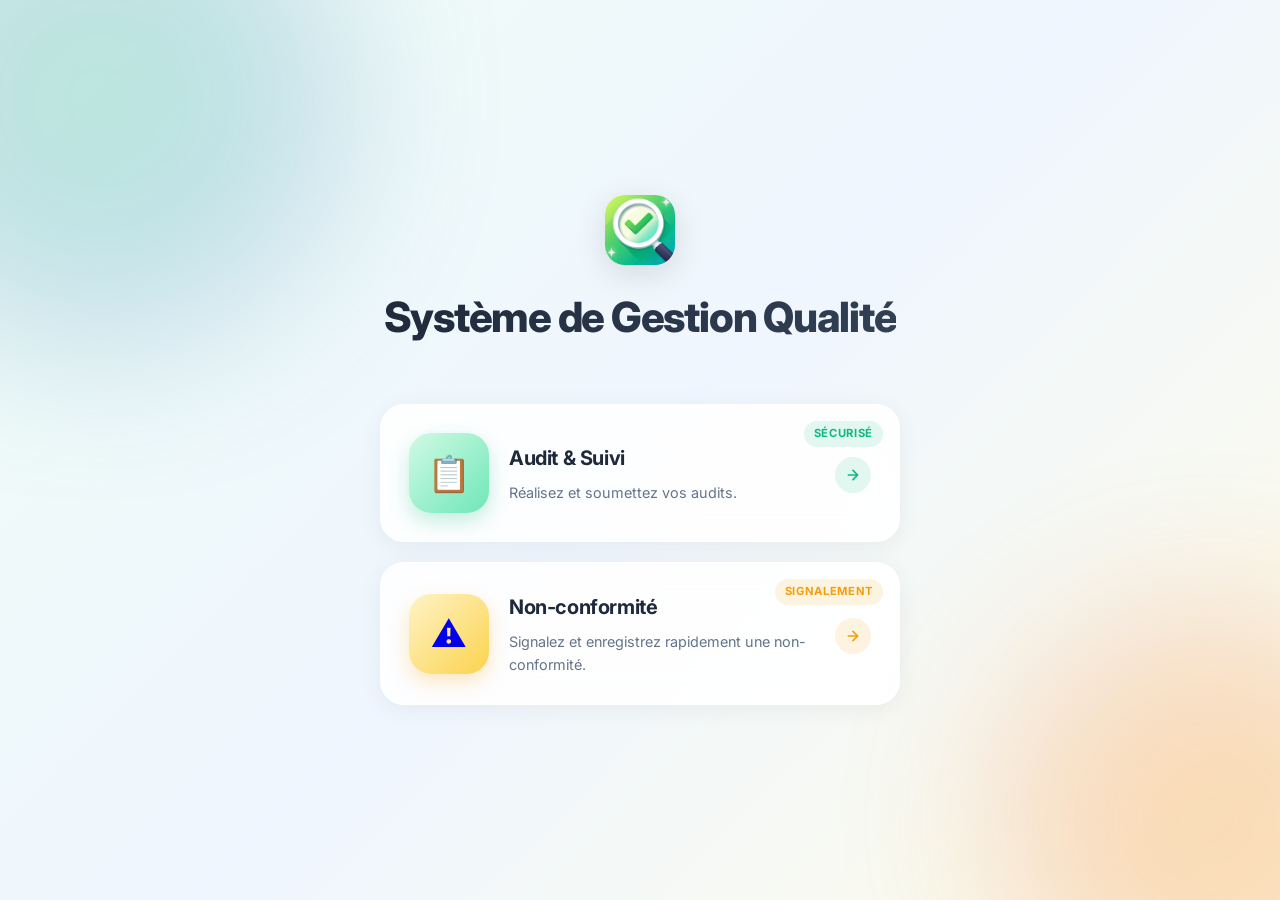
<file: index.html>
<!DOCTYPE html>
<html>
  <head>
    <meta charset="UTF-8" />
    <meta http-equiv="refresh" content="0; url=landing.html" />
    <title>Redirect</title>
    <link rel="manifest" href="./manifest.json">
    <meta name="theme-color" content="#0f172a">
    <script src="./pwa.js"></script>
  </head>
  <body></body>
</html>
</file>
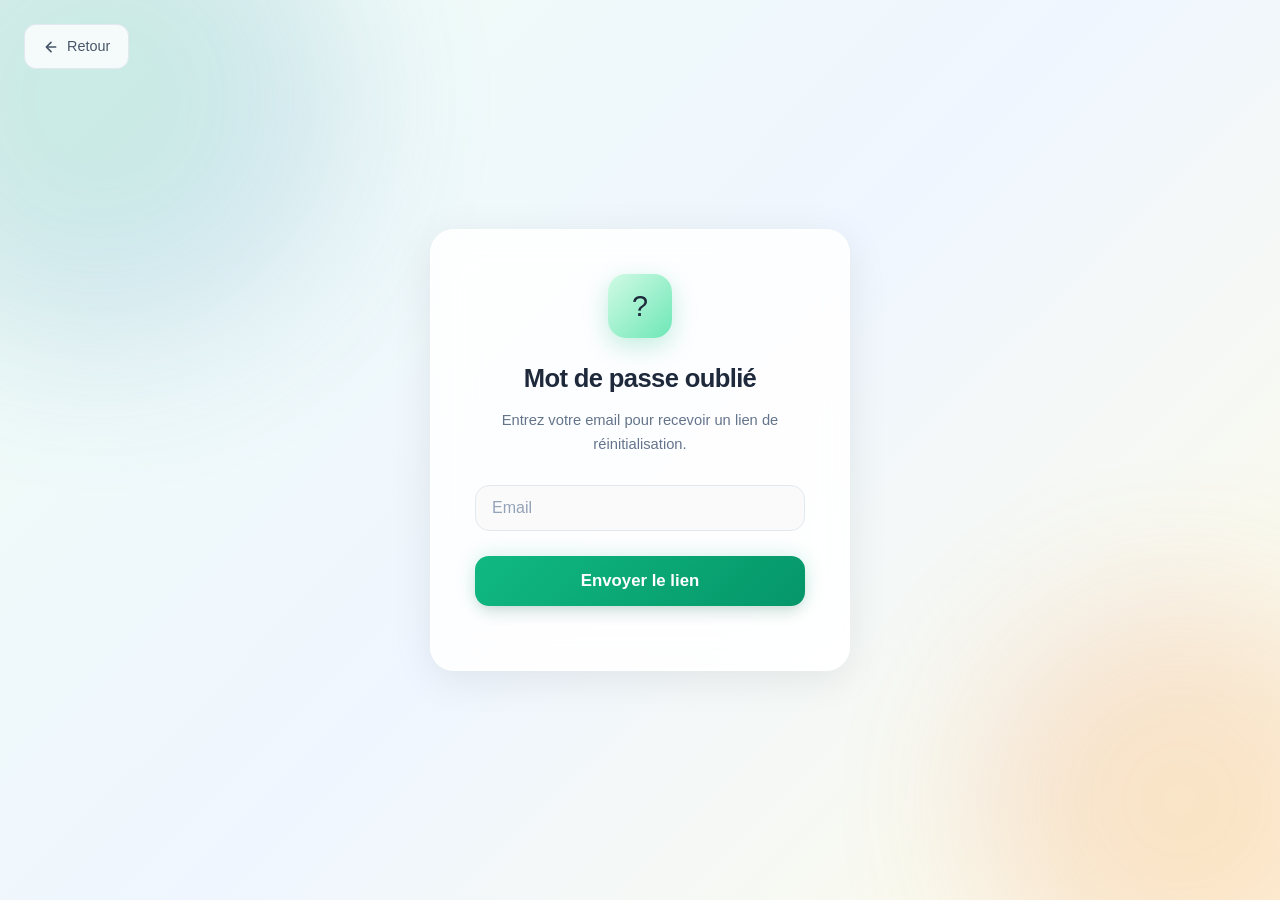
<file: forgot-password.html>
<!DOCTYPE html>
<html lang="fr">
<head>
  <meta charset="UTF-8">
  <meta name="viewport" content="width=device-width, initial-scale=1.0">
  <title>Mot de passe oublié - Système d'Audit</title>
  <link rel="manifest" href="./manifest.json">
  <link rel="icon" type="image/png" href="logo4.png">
  <meta name="theme-color" content="#0f172a">
  <link rel="stylesheet" href="style.css">
</head>
<script src="./pwa.js"></script>

<body class="page-login">
  <a href="login.html" class="back-link" id="back-login">
    <svg width="16" height="16" viewBox="0 0 24 24" fill="none" stroke="currentColor" stroke-width="2.5" stroke-linecap="round" stroke-linejoin="round">
      <path d="M19 12H5M12 19l-7-7 7-7"/>
    </svg>
    Retour
  </a>

  <form id="passwordRecoveryForm" class="auth-form">
    <div class="login-icon" aria-hidden="true">?</div>
    <h2>Mot de passe oublié</h2>
    <p class="login-subtitle">Entrez votre email pour recevoir un lien de réinitialisation.</p>

    <input type="email" id="email" placeholder="Email" autocomplete="email" required>
    <button type="submit" class="btn-retour">Envoyer le lien</button>
    <p class="success" id="success"></p>
    <p class="error" id="error"></p>
  </form>

  <script type="module">
    import { supabase } from "./supabase.js";

    const form = document.getElementById("passwordRecoveryForm");
    const errorEl = document.getElementById("error");
    const successEl = document.getElementById("success");

    const getRedirectUrl = () => {
      // Construct absolute URL to the password update page.
      // Using origin ensures we always point to the correct domain and avoids double slashes.
      return `${window.location.origin}/update-password.html`;
    };

    form.addEventListener("submit", async (e) => {
      e.preventDefault();
      errorEl.textContent = "";
      successEl.textContent = "";

      const btn = form.querySelector('button[type="submit"]');
      const originalText = btn.textContent;
      btn.textContent = "Envoi...";
      btn.disabled = true;

      const email = document.getElementById("email").value.trim();
      const { error } = await supabase.auth.resetPasswordForEmail(email, {
        redirectTo: getRedirectUrl(),
      });

      if (error) {
        errorEl.textContent = "Impossible d'envoyer le lien. Vérifiez l'email puis réessayez.";
        btn.textContent = originalText;
        btn.disabled = false;
        return;
      }

      successEl.textContent = "Si cet email existe, un lien de réinitialisation vient d'être envoyé.";
      btn.textContent = originalText;
      btn.disabled = false;
    });
  </script>
</body>
</html>
</file>
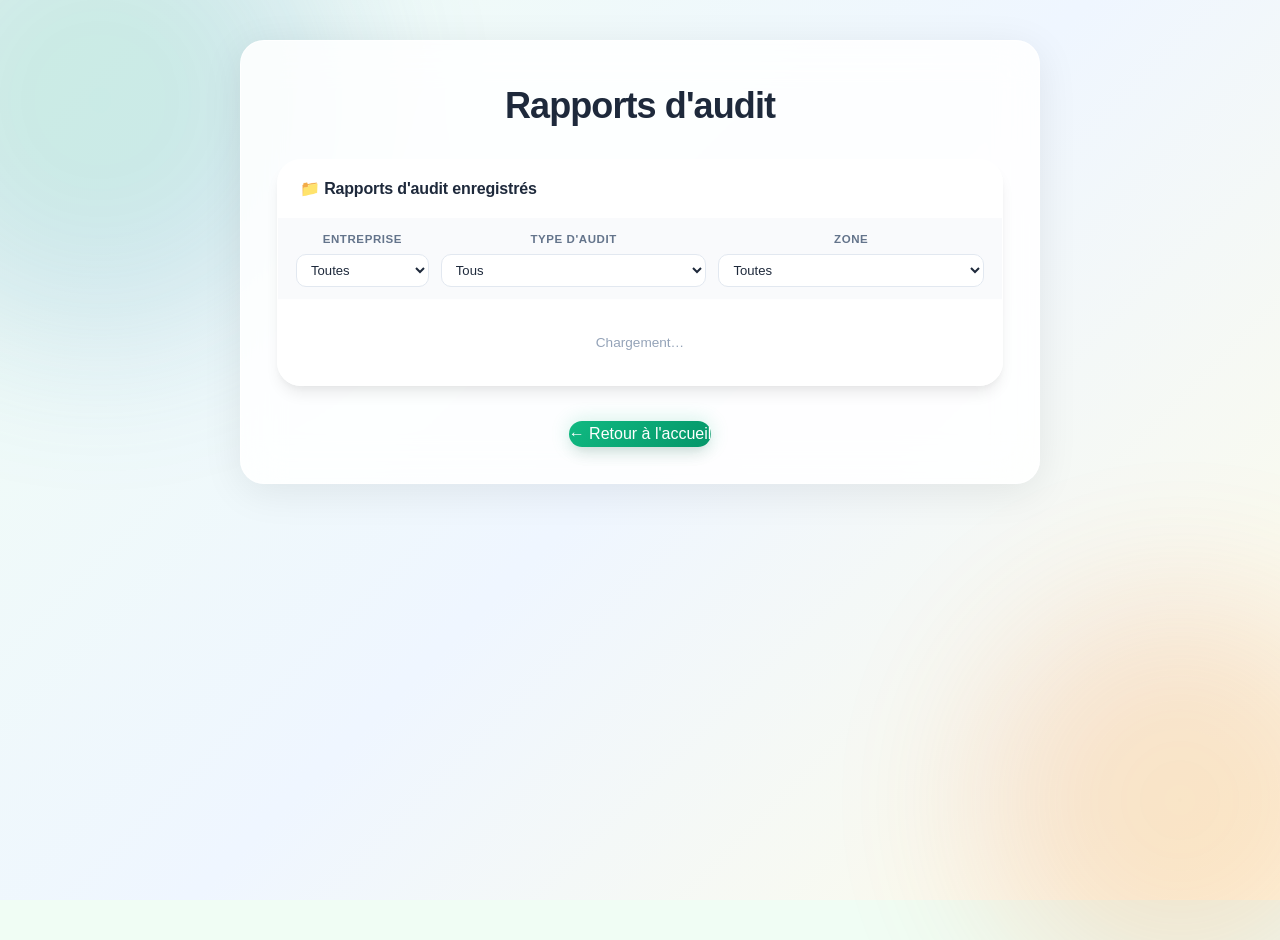
<file: historique.html>
<!DOCTYPE html>
<html lang="fr">

<head>
  <meta charset="UTF-8" />
  <meta name="viewport" content="width=device-width, initial-scale=1.0">
  <title>Rapports d'audit</title>
  <link rel="stylesheet" href="style.css" />
  <link rel="icon" type="image/png" href="logo5.png">
  <link rel="manifest" href="./manifest.json">
  <meta name="theme-color" content="#0f172a">
</head>
<script src="./pwa.js"></script>

<body>
  <div class="container" style="max-width: 800px;">
    <h1>Rapports d'audit</h1>

    <div class="hist-panel">
      <div class="hist-panel-header">
        <h3>📁 Rapports d'audit enregistrés</h3>
      </div>
      <!-- Filtres -->
      <div class="hist-filters">
        <div class="hist-filter-group">
          <label class="hist-filter-label">Entreprise</label>
          <select id="histFilterCompany" class="hist-filter-select">
            <option value="">Toutes</option>
            <option value="baltimar">Baltimar</option>
            <option value="revey">Revey</option>
          </select>
        </div>
        <div class="hist-filter-group">
          <label class="hist-filter-label">Type d'audit</label>
          <select id="histFilterAudit" class="hist-filter-select">
            <option value="">Tous</option>
          </select>
        </div>
        <div class="hist-filter-group">
          <label class="hist-filter-label">Zone</label>
          <select id="histFilterZone" class="hist-filter-select">
            <option value="">Toutes</option>
          </select>
        </div>
      </div>
      <div id="downloadHistoryList" class="hist-list">
        <p class="hist-empty">Chargement…</p>
      </div>
    </div>

    <div class="btn-container">
      <a href="accueil.html" class="btn-retour">← Retour à l'accueil</a>
    </div>
  </div>

  <script type="module" src="./historique.js"></script>
</body>

</html>
</file>
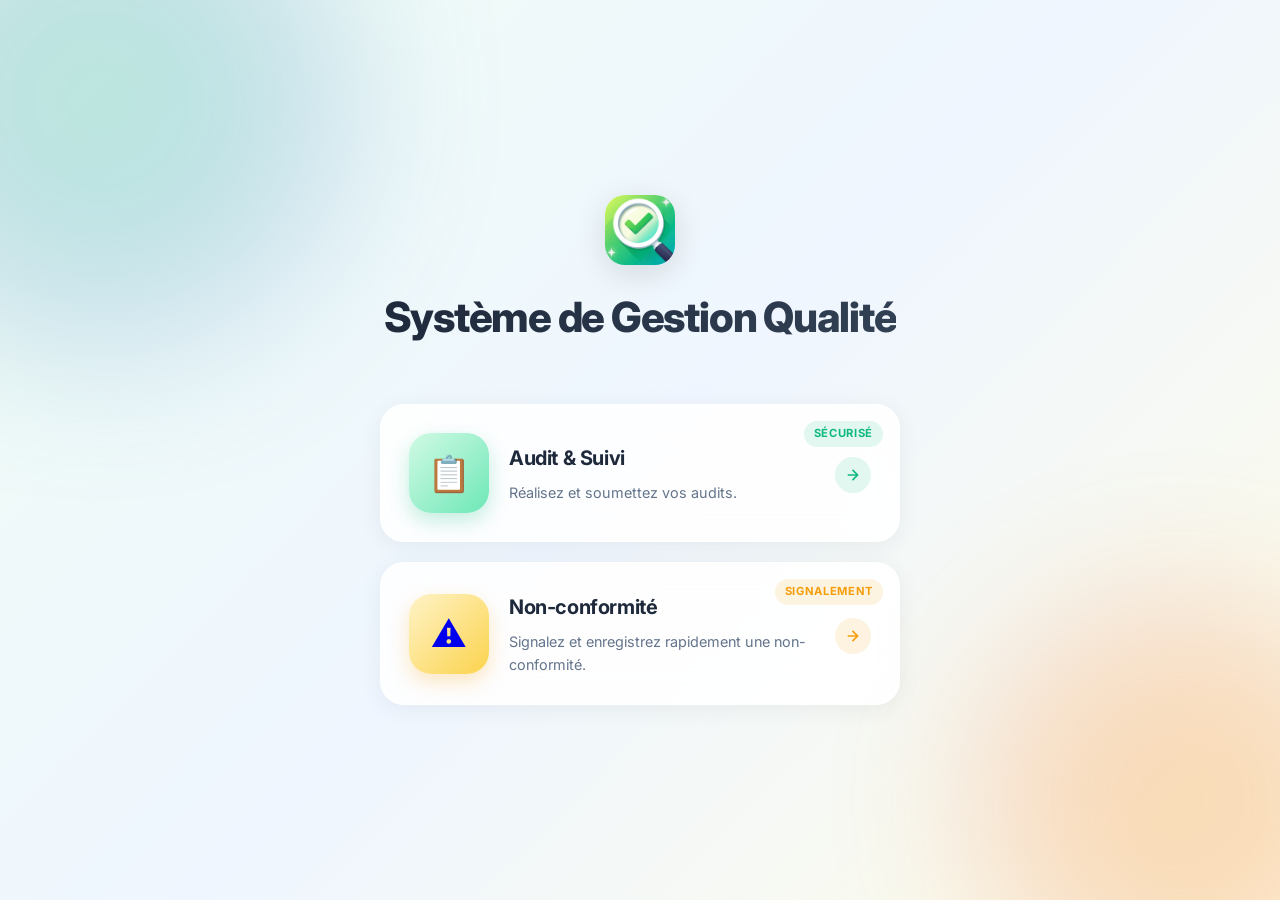
<file: landing.html>
<!DOCTYPE html>
<html lang="fr">
<head>
  <meta charset="UTF-8">
  <meta name="viewport" content="width=device-width, initial-scale=1.0">
  <title>Accueil - Système de Gestion Qualité</title>
  <link rel="manifest" href="./manifest.json">
  <link rel="icon" type="image/png" href="logo4.png">
  <meta name="theme-color" content="#0f172a">
  <meta name="description" content="Plateforme de gestion qualité : audit, visualisation et non-conformités">
  <link rel="stylesheet" href="style.css">
  <link rel="preconnect" href="https://fonts.googleapis.com">
  <link href="https://fonts.googleapis.com/css2?family=Inter:wght@300;400;500;600;700;800&display=swap" rel="stylesheet">
  <script src="./pwa.js"></script>
</head>

<body class="page-landing">

  <!-- Header -->
  <header class="landing-header">
    <img src="icon.png" alt="Logo" class="landing-logo" id="main-logo">
    <h1 class="landing-title">Système de Gestion Qualité</h1>
  </header>

  <!-- Cards -->
  <main>
    <div class="cards-grid">

      <!-- Audit -->
      <a href="login.html" class="action-card audit" id="card-audit" aria-label="Accéder à l'audit">
        <span class="card-badge">Sécurisé</span>
        <div class="card-icon-wrap" aria-hidden="true">📋</div>
        <div class="card-body">
          <div class="card-title">Audit & Suivi</div>
          <div class="card-desc">Réalisez et soumettez vos audits.</div>
        </div>
        <div class="card-arrow" aria-hidden="true">
          <svg width="16" height="16" viewBox="0 0 24 24" fill="none" stroke="currentColor" stroke-width="2.5" stroke-linecap="round" stroke-linejoin="round">
            <path d="M5 12h14M12 5l7 7-7 7"/>
          </svg>
        </div>
      </a>

      <!-- Non-conformité -->
      <a href="login.html?redirect=non-conformite.html" class="action-card nc" id="card-nc" aria-label="Ajouter une non-conformité">
        <span class="card-badge">Signalement</span>
        <div class="card-icon-wrap" aria-hidden="true">⚠️</div>
        <div class="card-body">
          <div class="card-title">Non-conformité</div>
          <div class="card-desc">Signalez et enregistrez rapidement une non-conformité.</div>
        </div>
        <div class="card-arrow" aria-hidden="true">
          <svg width="16" height="16" viewBox="0 0 24 24" fill="none" stroke="currentColor" stroke-width="2.5" stroke-linecap="round" stroke-linejoin="round">
            <path d="M5 12h14M12 5l7 7-7 7"/>
          </svg>
        </div>
      </a>



    </div>
  </main>

</body>
</html>
</file>
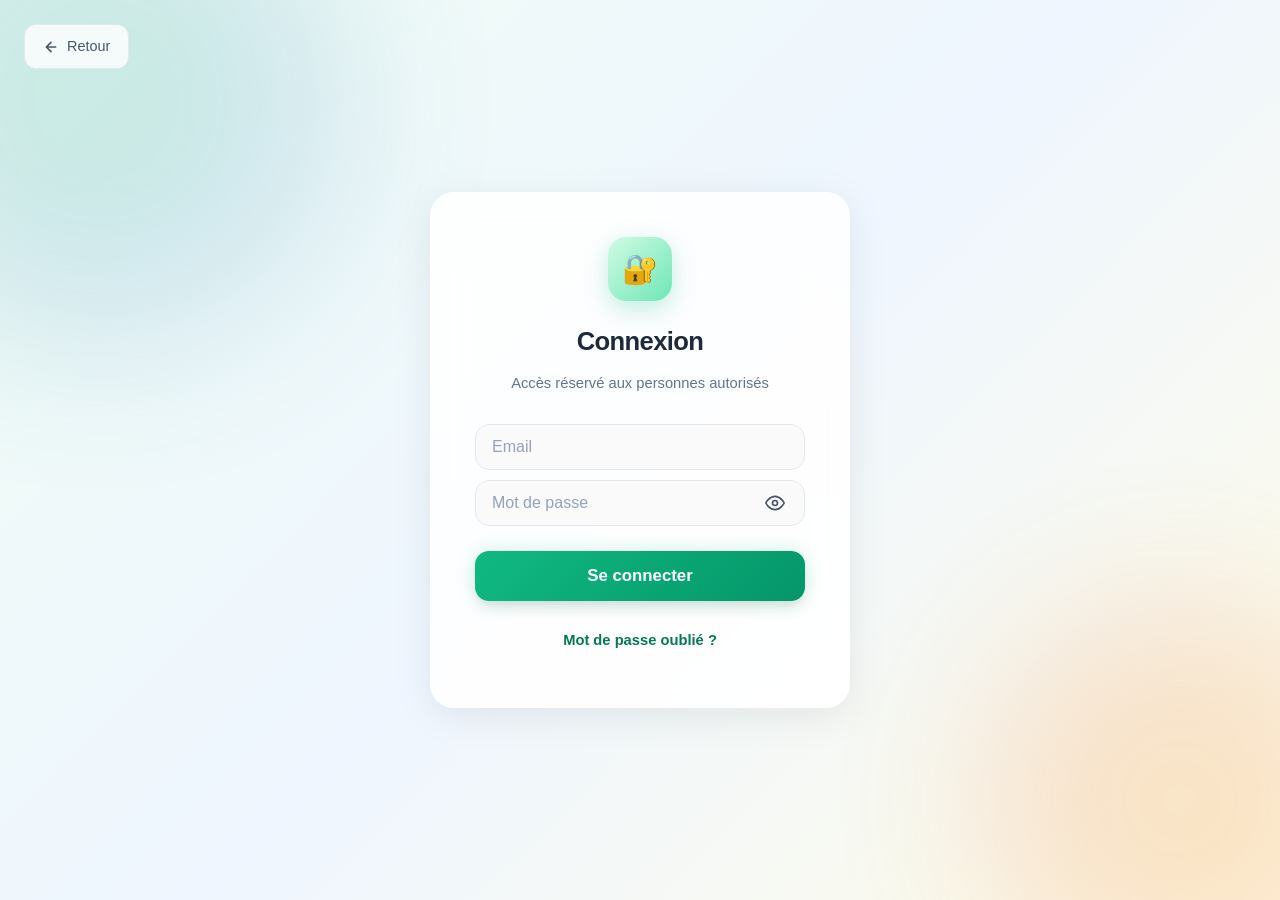
<file: login.html>
<!DOCTYPE html>
<html lang="fr">
<head>
  <meta charset="UTF-8">
  <meta name="viewport" content="width=device-width, initial-scale=1.0">
  <title>Login - Système d'Audit</title>
  <link rel="manifest" href="./manifest.json">
  <link rel="icon" type="image/png" href="logo4.png">
  <meta name="theme-color" content="#0f172a">
  <link rel="stylesheet" href="style.css">
</head>
<script src="./pwa.js"></script>

<body class="page-login">

  <!-- Back to landing -->
  <a href="landing.html" class="back-link" id="back-landing">
    <svg width="16" height="16" viewBox="0 0 24 24" fill="none" stroke="currentColor" stroke-width="2.5" stroke-linecap="round" stroke-linejoin="round">
      <path d="M19 12H5M12 19l-7-7 7-7"/>
    </svg>
    Retour
  </a>

  <form id="loginForm">
    <div class="login-icon" aria-hidden="true">🔐</div>
    <h2>Connexion </h2>
    <p class="login-subtitle">Accès réservé aux personnes autorisés</p>

    <input type="email" id="email" placeholder="Email" autocomplete="email" required>
    <div class="password-wrapper">
      <input type="password" id="password" placeholder="Mot de passe" autocomplete="current-password" required>
      <button type="button" id="togglePassword" class="toggle-password" aria-label="Afficher le mot de passe">
        <svg xmlns="http://www.w3.org/2000/svg" width="20" height="20" viewBox="0 0 24 24" fill="none"
          stroke="currentColor" stroke-width="2" stroke-linecap="round" stroke-linejoin="round" class="eye-icon">
          <path d="M1 12s4-8 11-8 11 8 11 8-4 8-11 8-11-8-11-8z"></path>
          <circle cx="12" cy="12" r="3"></circle>
        </svg>
      </button>
    </div>

    <button type="submit" class="btn-retour">Se connecter</button>
    <a href="forgot-password.html" class="auth-link">Mot de passe oublié ?</a>
    <p class="error" id="error"></p>
  </form>

  <script>
    document.getElementById('togglePassword').addEventListener('click', function () {
      const passwordInput = document.getElementById('password');
      const type = passwordInput.getAttribute('type') === 'password' ? 'text' : 'password';
      passwordInput.setAttribute('type', type);

      // Met à jour l'icône SVG
      if (type === 'text') {
        this.innerHTML = `
          <svg xmlns="http://www.w3.org/2000/svg" width="20" height="20" viewBox="0 0 24 24" fill="none"
            stroke="currentColor" stroke-width="2" stroke-linecap="round" stroke-linejoin="round" class="eye-icon">
            <path d="M17.94 17.94A10.07 10.07 0 0 1 12 20c-7 0-11-8-11-8a18.45 18.45 0 0 1 5.06-5.94M9.9 4.24A9.12 9.12 0 0 1 12 4c7 0 11 8 11 8a18.5 18.5 0 0 1-2.16 3.19m-6.72-1.07a3 3 0 1 1-4.24-4.24"></path>
            <line x1="1" y1="1" x2="23" y2="23"></line>
          </svg>
        `;
      } else {
        this.innerHTML = `
          <svg xmlns="http://www.w3.org/2000/svg" width="20" height="20" viewBox="0 0 24 24" fill="none"
            stroke="currentColor" stroke-width="2" stroke-linecap="round" stroke-linejoin="round" class="eye-icon">
            <path d="M1 12s4-8 11-8 11 8 11 8-4 8-11 8-11-8-11-8z"></path>
            <circle cx="12" cy="12" r="3"></circle>
          </svg>
        `;
      }
    });
  </script>

  <script type="module">
    import { supabase } from "./supabase.js";

    const form = document.getElementById("loginForm");
    const errorEl = document.getElementById("error");

    form.addEventListener("submit", async (e) => {
      e.preventDefault();
      errorEl.textContent = "";

      const btn = form.querySelector('button[type="submit"]');
      const originalText = btn.textContent;
      btn.textContent = "Connexion...";
      btn.disabled = true;

      const email = document.getElementById("email").value.trim();
      const password = document.getElementById("password").value;

      const { error } = await supabase.auth.signInWithPassword({ email, password });

      if (error) {
        errorEl.textContent = "Identifiants invalides ou erreur de connexion.";
        btn.textContent = originalText;
        btn.disabled = false;
        return;
      }

      const params = new URLSearchParams(window.location.search);
      const redirect = params.get("redirect");
      window.location.href = redirect || "accueil.html";
    });
  </script>

</body>

</html>
</file>
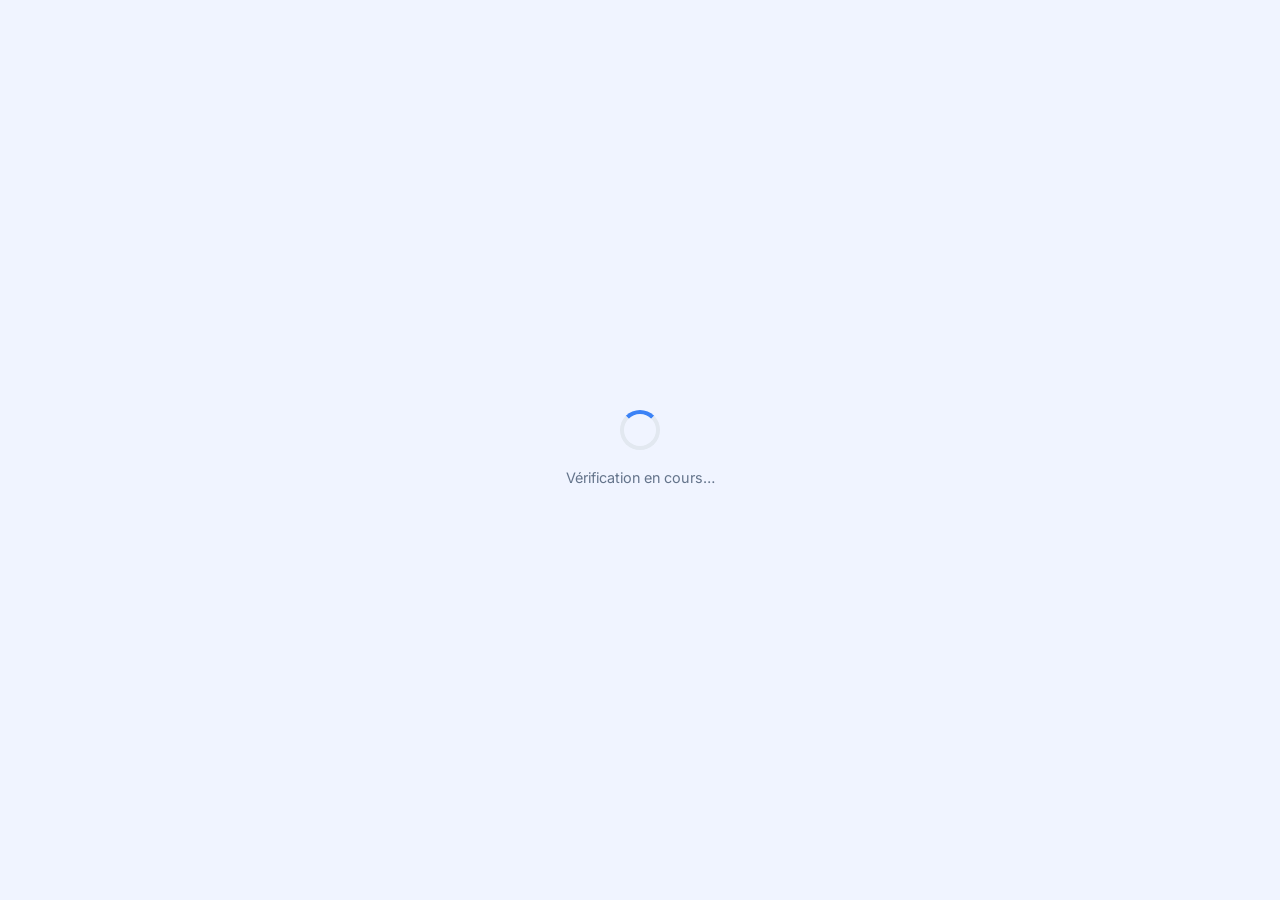
<file: non-conformite.html>
<!DOCTYPE html>
<html lang="fr">
<head>
  <meta charset="UTF-8">
  <meta name="viewport" content="width=device-width, initial-scale=1.0">
  <title>Signalement Non-conformité</title>
  <link rel="manifest" href="./manifest.json">
  <link rel="icon" type="image/png" href="logo4.png">
  <meta name="theme-color" content="#0f172a">
  <meta name="description" content="Formulaire de signalement d'une non-conformité qualité">
  <link rel="stylesheet" href="style.css">
  <link href="https://fonts.googleapis.com/css2?family=Inter:wght@300;400;500;600;700;800&display=swap" rel="stylesheet">
</head>
<script src="./pwa.js"></script>

<body class="page-nc">

  <!-- Auth loading overlay -->
  <div id="auth-overlay" style="position:fixed;inset:0;background:#f0f4ff;display:flex;flex-direction:column;align-items:center;justify-content:center;z-index:9999;gap:16px;">
    <div style="width:40px;height:40px;border:4px solid #e2e8f0;border-top-color:#3b82f6;border-radius:50%;animation:spin 0.8s linear infinite;"></div>
    <p style="color:#64748b;font-family:Inter,sans-serif;font-size:0.9rem;margin:0;">Vérification en cours…</p>
  </div>
  <style>@keyframes spin{to{transform:rotate(360deg)}}</style>

  <!-- Back -->
  <a href="landing.html" class="back-btn" id="back-landing" aria-label="Retour à l'accueil" style="display:none;">
    <svg width="16" height="16" viewBox="0 0 24 24" fill="none" stroke="currentColor" stroke-width="2.5" stroke-linecap="round" stroke-linejoin="round">
      <path d="M19 12H5M12 19l-7-7 7-7"/>
    </svg>
    Retour
  </a>

  <!-- Card -->
  <div class="nc-card" id="nc-card-main" style="display:none;">

    <!-- Header -->
    <div class="nc-header">
      <div class="nc-icon" aria-hidden="true">⚠️</div>
      <h1 class="nc-title">Non-conformité</h1>
      <p class="nc-subtitle">Remplissez le formulaire pour enregistrer un signalement</p>
    </div>

    <!-- Form -->
    <form class="nc-form" id="ncForm" novalidate>

      <!-- Description non-conformité -->
      <div class="field-group">
        <label class="field-label" for="nc-description">
          Description de la non-conformité <span class="field-required">*</span>
        </label>
        <textarea
          id="nc-description"
          class="nc-textarea"
          name="description"
          placeholder="Décrivez la non-conformité observée…"
          required
          maxlength="1000"
        ></textarea>
        <div class="nc-error" id="err-description">Ce champ est obligatoire.</div>
      </div>
      <!--Actions-->
      <div class="field-group">
        <label class="field-label" for="nc-action">
          Action 
        </label>
        <input
        type="text"
        id="nc-action"
        class="nc-input"
        name="action"
        placeholder="Décrire l'action"
        required
        maxlength="100"
        >
        <div class="nc-error" id="err-action">Ce champ est obligatoire.</div>
      </div>

      <!-- Responsable -->
      <div class="field-group">
        <label class="field-label">
          Responsable <span class="field-required">*</span>
        </label>
        <div id="nc-responsable-wrap"></div>
        <div class="nc-error" id="err-responsable">Veuillez choisir au moins un responsable.</div>
      </div>

      <!-- Délai -->
      <div class="field-group">
        <label class="field-label" for="nc-delai">
          réalisation de l'action <span class="field-required">*</span>
        </label>
        <input
          type="date"
          id="nc-delai"
          class="nc-input"
          name="delai"
          required
        >
        <div class="nc-error" id="err-delai">Veuillez sélectionner une date.</div>
      </div>

      <!-- Photo -->
      <div class="field-group">
        <label class="field-label">Photos (optionnel)</label>
        <div class="upload-zone" id="uploadZone">
          <input type="file" id="nc-image" name="image" accept="image/*" multiple>
          <div class="upload-icon">📷</div>
          <div class="upload-text">
            <strong>Cliquez</strong> ou glissez des images ici
          </div>
          <div class="upload-hint">JPG, PNG, WEBP — max 5 Mo par image</div>
        </div>
        <div class="images-preview-grid" id="imagesGrid"></div>
        <div class="nc-error" id="err-image"></div>
      </div>

      <!-- Submit -->
      <button type="submit" class="nc-submit" id="nc-submit-btn">
        <svg width="18" height="18" viewBox="0 0 24 24" fill="none" stroke="currentColor" stroke-width="2.5" stroke-linecap="round" stroke-linejoin="round" aria-hidden="true">
          <polyline points="20 6 9 17 4 12"/>
        </svg>
        Enregistrer le signalement
      </button>

    </form>

    <!-- Success -->
    <div class="nc-success" id="ncSuccess" role="alert" aria-live="polite">
      <div class="success-icon" aria-hidden="true">✅</div>
      <div class="success-title">Signalement enregistré !</div>
      <div class="success-text" id="nc-success-text">
        La non-conformité a bien été soumise.
      </div>
      <button class="btn-new" id="btn-new-nc" type="button">
        Ajouter un autre signalement
      </button>
    </div>

  </div>

  <script type="module">
    import { supabase, SUPABASE_URL, SUPABASE_ANON_KEY } from './supabase.js';
    import { loadResponsables, buildMultiSelect } from './corrective-actions.js';

    // Auth guard — rôles autorisés : responsable, auditeur, autre
    const { data: sessionData } = await supabase.auth.getSession();
    if (!sessionData.session) {
      window.location.href = 'login.html?redirect=non-conformite.html';
    } else {
      const email = sessionData.session.user.email;
      const { data: userData } = await supabase
        .from('authorized_users')
        .select('username, role')
        .ilike('email', email)
        .maybeSingle();

      const role = userData?.role;
      const ALLOWED_ROLES = ['responsable', 'auditeur', 'autre'];

      if (!userData || !ALLOWED_ROLES.includes(role)) {
        window.location.href = 'landing.html';
      } else {
        localStorage.setItem('username', userData.username);
        sessionStorage.setItem('audit_username', userData.username);
        sessionStorage.setItem('audit_user_role', role);

        document.getElementById('auth-overlay').style.display = 'none';
        document.getElementById('back-landing').style.display = '';
        document.getElementById('nc-card-main').style.display = '';
      }
    }

    const form        = document.getElementById('ncForm');
    const successEl   = document.getElementById('ncSuccess');
    const successTxt  = document.getElementById('nc-success-text');
    const btnNew      = document.getElementById('btn-new-nc');
    const submitBtn   = document.getElementById('nc-submit-btn');
    const uploadZone  = document.getElementById('uploadZone');
    const fileInput   = document.getElementById('nc-image');
    const imagesGrid  = document.getElementById('imagesGrid');
    const errImage    = document.getElementById('err-image');

    let imageFiles = [];

    // Build multi-select for responsable
    const msResp = buildMultiSelect([]);
    document.getElementById('nc-responsable-wrap').appendChild(msResp);
    loadResponsables().then(names => msResp.populate(names));

    // Set min date to today
    const today = new Date().toISOString().split('T')[0];
    document.getElementById('nc-delai').setAttribute('min', today);

    // Field validation helper
    function validateField(id, errId) {
      const val = document.getElementById(id).value.trim();
      const err = document.getElementById(errId);
      if (!val) { err.classList.add('show'); return false; }
      err.classList.remove('show');
      return true;
    }

    // Clear errors on input/change
    ['nc-description','nc-delai'].forEach(id => {
      document.getElementById(id).addEventListener('input', () => {
        document.getElementById('err-' + id.replace('nc-','')).classList.remove('show');
      });
    });
    msResp.querySelector('.ms-trigger').addEventListener('click', () => {
      document.getElementById('err-responsable').classList.remove('show');
    });

    // Image handling
    function renderPreviews() {
      imagesGrid.innerHTML = '';
      imageFiles.forEach((file, idx) => {
        const reader = new FileReader();
        reader.onload = (ev) => {
          const thumb = document.createElement('div');
          thumb.className = 'image-thumb';
          thumb.innerHTML = `
            <img src="${ev.target.result}" alt="Aperçu ${idx + 1}">
            <button type="button" class="btn-remove-img" aria-label="Supprimer l'image" data-idx="${idx}">✕</button>
          `;
          thumb.querySelector('.btn-remove-img').addEventListener('click', () => {
            imageFiles.splice(idx, 1);
            renderPreviews();
          });
          imagesGrid.appendChild(thumb);
        };
        reader.readAsDataURL(file);
      });
      imagesGrid.classList.toggle('show', imageFiles.length > 0);
    }

    function addImages(files) {
      errImage.classList.remove('show');
      const errors = [];
      Array.from(files).forEach(file => {
        if (!file.type.startsWith('image/')) {
          errors.push(`"${file.name}" n'est pas une image.`);
          return;
        }
        if (file.size > 5 * 1024 * 1024) {
          errors.push(`"${file.name}" dépasse 5 Mo.`);
          return;
        }
        imageFiles.push(file);
      });
      if (errors.length) {
        errImage.textContent = errors.join(' ');
        errImage.classList.add('show');
      }
      renderPreviews();
    }

    fileInput.addEventListener('change', () => {
      if (fileInput.files.length) addImages(fileInput.files);
      fileInput.value = '';
    });

    uploadZone.addEventListener('dragover', (e) => {
      e.preventDefault();
      uploadZone.classList.add('drag-over');
    });
    uploadZone.addEventListener('dragleave', () => uploadZone.classList.remove('drag-over'));
    uploadZone.addEventListener('drop', (e) => {
      e.preventDefault();
      uploadZone.classList.remove('drag-over');
      if (e.dataTransfer.files.length) addImages(e.dataTransfer.files);
    });

    function resetSubmitBtn() {
      submitBtn.disabled = false;
      submitBtn.innerHTML = `<svg width="18" height="18" viewBox="0 0 24 24" fill="none" stroke="currentColor" stroke-width="2.5" stroke-linecap="round" stroke-linejoin="round" aria-hidden="true"><polyline points="20 6 9 17 4 12"/></svg> Enregistrer le signalement`;
    }

    form.addEventListener('submit', async (e) => {
      e.preventDefault();

      const ok1 = validateField('nc-description', 'err-description');
      const ok3 = validateField('nc-delai',       'err-delai');
      const responsables = msResp.getValues();
      const responsable  = msResp.getValue();  // comma-separated for DB
      if (!responsables.length) {
        document.getElementById('err-responsable').classList.add('show');
      }
      if (!ok1 || !responsables.length || !ok3) return;

      submitBtn.disabled = true;
      submitBtn.innerHTML = '⏳ Enregistrement…';

      const description = document.getElementById('nc-description').value.trim();
      const delai        = document.getElementById('nc-delai').value;

      // Upload images to Supabase Storage if provided
      let imageUrl = null;
      if (imageFiles.length > 0) {
        const urls = [];
        for (const file of imageFiles) {
          const ext  = file.name.split('.').pop();
          const path = `${Date.now()}-${Math.random().toString(36).slice(2)}.${ext}`;
          const { error: uploadError } = await supabase.storage
            .from('nc-images')
            .upload(path, file, { contentType: file.type });
          if (uploadError) {
            errImage.textContent = "Erreur lors de l'upload d'une image.";
            errImage.classList.add('show');
            resetSubmitBtn();
            return;
          }
          const { data: urlData } = supabase.storage.from('nc-images').getPublicUrl(path);
          urls.push(urlData.publicUrl);
        }
        imageUrl = JSON.stringify(urls);
      }

      // Insert into Supabase
      const { error } = await supabase.from('non_conformites').insert({
        description,
        responsable,
        delai,
        image_url: imageUrl,
      });

      if (error) {
        errImage.textContent = "Erreur lors de l'enregistrement. Réessayez.";
        errImage.classList.add('show');
        resetSubmitBtn();
        return;
      }

      // Notification email à chaque responsable
      try {
        const { data: { session } } = await supabase.auth.getSession();
        const token = session?.access_token || SUPABASE_ANON_KEY;
        for (const resp of responsables) {
          try {
            const r = await fetch(`${SUPABASE_URL}/functions/v1/notify-ca`, {
              method: "POST",
              headers: {
                "Authorization": `Bearer ${token}`,
                "Content-Type": "application/json",
              },
              body: JSON.stringify({
                responsable:     resp,
                action_required: document.getElementById('nc-action').value.trim(),
                due_date:        delai,
                priority:        "High",
                audit_name:      "Non-conformité",
                question:        description,
                created_by:      localStorage.getItem('username') || null,
              }),
            });
            const notifData = await r.json();
            console.log(`[notify-ca] ${resp}:`, notifData);
          } catch (e) {
            console.error(`[notify-ca] ${resp} — Erreur:`, e);
          }
        }
      } catch (e) {
        console.error("[notify-ca] Erreur session:", e);
      }

      const dateFr = new Date(delai).toLocaleDateString('fr-FR', {
        year: 'numeric', month: 'long', day: 'numeric'
      });
      successTxt.textContent = `Responsable(s) : ${responsable} — Délai : ${dateFr}`;
      form.classList.add('hidden');
      successEl.classList.add('show');
      resetSubmitBtn();
    });

    btnNew.addEventListener('click', () => {
      imageFiles = [];
      fileInput.value = '';
      imagesGrid.innerHTML = '';
      imagesGrid.classList.remove('show');
      errImage.classList.remove('show');
      msResp.reset();
      form.reset();
      form.classList.remove('hidden');
      successEl.classList.remove('show');
    });
  </script>

</body>
</html>
</file>
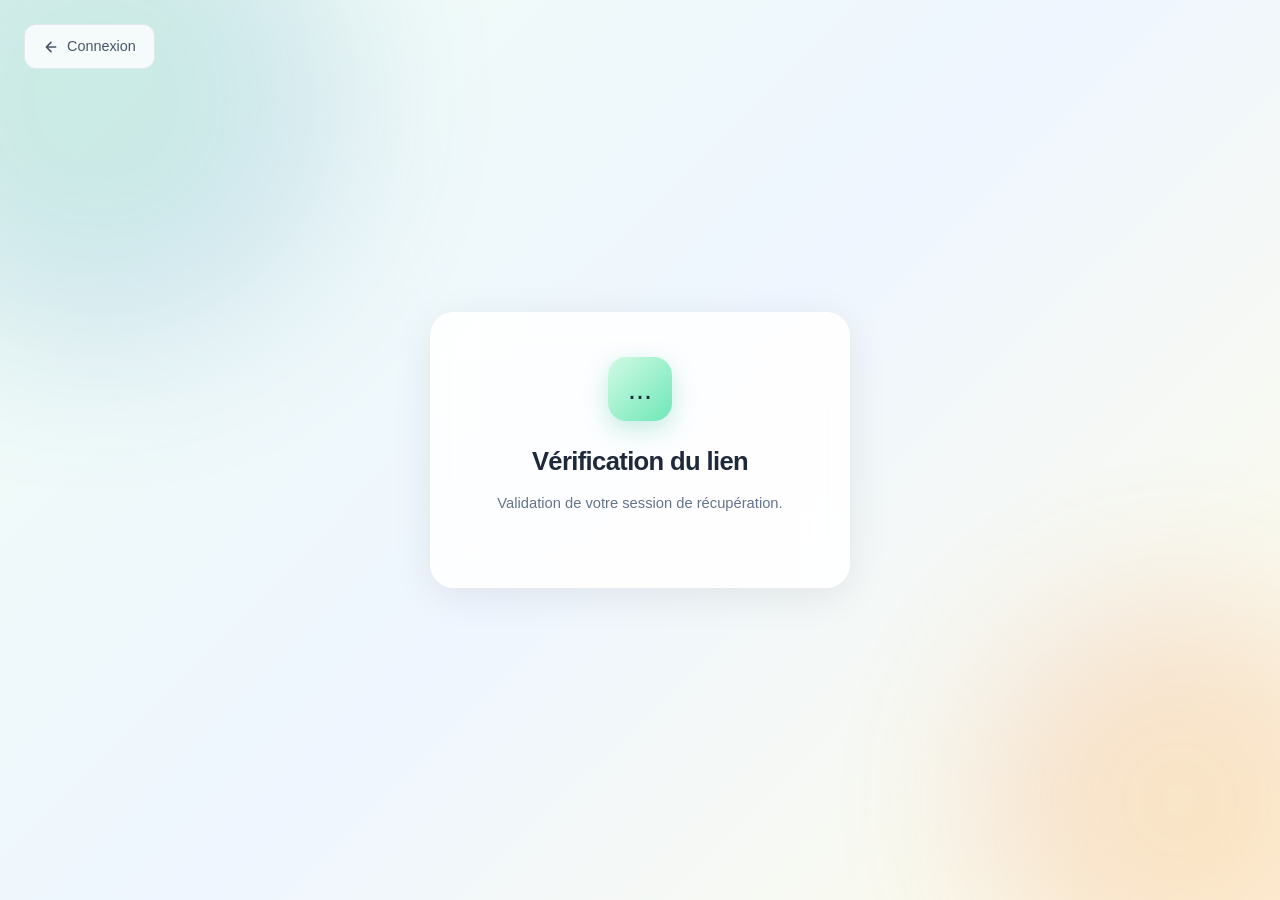
<file: update-password.html>
<!DOCTYPE html>
<html lang="fr">
<head>
  <meta charset="UTF-8">
  <meta name="viewport" content="width=device-width, initial-scale=1.0">
  <title>Nouveau mot de passe - Système d'Audit</title>
  <link rel="manifest" href="./manifest.json">
  <link rel="icon" type="image/png" href="logo4.png">
  <meta name="theme-color" content="#0f172a">
  <link rel="stylesheet" href="style.css">
</head>
<script src="./pwa.js"></script>

<body class="page-login">
  <a href="login.html" class="back-link" id="back-login">
    <svg width="16" height="16" viewBox="0 0 24 24" fill="none" stroke="currentColor" stroke-width="2.5" stroke-linecap="round" stroke-linejoin="round">
      <path d="M19 12H5M12 19l-7-7 7-7"/>
    </svg>
    Connexion
  </a>

  <form id="updatePasswordForm" class="auth-form hidden">
    <div class="login-icon" aria-hidden="true">#</div>
    <h2>Nouveau mot de passe</h2>
    <p class="login-subtitle">Choisissez un mot de passe sécurisé pour votre compte.</p>

    <div class="password-wrapper">
      <input type="password" id="newPassword" placeholder="Nouveau mot de passe" autocomplete="new-password" minlength="8" required>
      <button type="button" id="togglePassword" class="toggle-password" aria-label="Afficher le mot de passe">
        <svg xmlns="http://www.w3.org/2000/svg" width="20" height="20" viewBox="0 0 24 24" fill="none"
          stroke="currentColor" stroke-width="2" stroke-linecap="round" stroke-linejoin="round" class="eye-icon">
          <path d="M1 12s4-8 11-8 11 8 11 8-4 8-11 8-11-8-11-8z"></path>
          <circle cx="12" cy="12" r="3"></circle>
        </svg>
      </button>
    </div>

    <button type="submit" class="btn-retour">Mettre à jour</button>
    <p class="success" id="success"></p>
    <p class="error" id="error"></p>
  </form>

  <div id="recoveryStatus" class="auth-form">
    <div class="login-icon" aria-hidden="true">...</div>
    <h2>Vérification du lien</h2>
    <p class="login-subtitle" id="statusText">Validation de votre session de récupération.</p>
    <p class="error" id="statusError"></p>
    <a href="forgot-password.html" class="auth-link hidden" id="requestNewLink">Demander un nouveau lien</a>
  </div>

  <script>
    document.getElementById('togglePassword').addEventListener('click', function () {
      const passwordInput = document.getElementById('newPassword');
      const type = passwordInput.getAttribute('type') === 'password' ? 'text' : 'password';
      passwordInput.setAttribute('type', type);
      this.setAttribute('aria-label', type === 'password' ? 'Afficher le mot de passe' : 'Masquer le mot de passe');
    });
  </script>

  <script type="module">
    import { supabase } from "./supabase.js";

    const form = document.getElementById("updatePasswordForm");
    const statusBox = document.getElementById("recoveryStatus");
    const statusText = document.getElementById("statusText");
    const statusError = document.getElementById("statusError");
    const requestNewLink = document.getElementById("requestNewLink");
    const errorEl = document.getElementById("error");
    const successEl = document.getElementById("success");

    let recoverySessionReady = false;

    const showForm = () => {
      recoverySessionReady = true;
      statusBox.classList.add("hidden");
      form.classList.remove("hidden");
    };

    const showInvalidLink = (message) => {
      statusText.textContent = "";
      statusError.textContent = message;
      requestNewLink.classList.remove("hidden");
    };

    const detectUrlError = () => {
      const searchParams = new URLSearchParams(window.location.search);
      const hashParams = new URLSearchParams(window.location.hash.replace(/^#/, ""));
      const error = searchParams.get("error") || hashParams.get("error");
      const description = searchParams.get("error_description") || hashParams.get("error_description");

      if (!error && !description) return null;
      if (`${error} ${description}`.toLowerCase().includes("expired")) {
        return "Ce lien de récupération a expiré. Demandez un nouveau lien.";
      }
      return "Ce lien de récupération est invalide. Demandez un nouveau lien.";
    };

    const waitForRecoverySession = async () => {
      const urlError = detectUrlError();
      if (urlError) {
        showInvalidLink(urlError);
        return;
      }

      const { data: sessionData } = await supabase.auth.getSession();
      if (sessionData?.session) {
        showForm();
        return;
      }

      const { data: listener } = supabase.auth.onAuthStateChange((event, session) => {
        if (event === "PASSWORD_RECOVERY" && session) {
          showForm();
          listener.subscription.unsubscribe();
        }
      });

      window.setTimeout(() => {
        if (!recoverySessionReady) {
          listener.subscription.unsubscribe();
          showInvalidLink("Session invalide ou expirée. Demandez un nouveau lien de réinitialisation.");
        }
      }, 3500);
    };

    form.addEventListener("submit", async (e) => {
      e.preventDefault();
      errorEl.textContent = "";
      successEl.textContent = "";

      if (!recoverySessionReady) {
        errorEl.textContent = "Session invalide ou expirée. Demandez un nouveau lien.";
        return;
      }

      const newPassword = document.getElementById("newPassword").value;
      if (newPassword.length < 8) {
        errorEl.textContent = "Le mot de passe doit contenir au moins 8 caractères.";
        return;
      }

      const btn = form.querySelector('button[type="submit"]');
      const originalText = btn.textContent;
      btn.textContent = "Mise à jour...";
      btn.disabled = true;

      const { error } = await supabase.auth.updateUser({ password: newPassword });

      if (error) {
        errorEl.textContent = error.message?.toLowerCase().includes("session")
          ? "Session invalide ou expirée. Demandez un nouveau lien."
          : "Impossible de mettre à jour le mot de passe. Réessayez.";
        btn.textContent = originalText;
        btn.disabled = false;
        return;
      }

      successEl.textContent = "Mot de passe mis à jour. Redirection vers la connexion...";
      await supabase.auth.signOut();
      window.setTimeout(() => {
        window.location.href = "login.html";
      }, 900);
    });

    waitForRecoverySession();
  </script>
</body>
</html>
</file>
<file: style.css>
:root {
  --primary-color: #10b981; /* emerald */
  --primary-hover: #059669;
  --accent-amber: #f59e0b; /* amber accent */
  --bg-primary: #0f172a; /* dark navy */
  --bg-secondary: #1e293b; /* slightly lighter */
  --surface-color: rgba(255,255,255,0.08);
  --surface-border: rgba(255,255,255,0.2);
  --text-main: #f1f5f9; /* light text */
  --text-muted: #cbd5e1;
  --radius-lg: 24px;
  --transition: all 0.3s ease;
}

/* Glassmorphism card */
.glass-card {
  background: rgba(255,255,255,0.12);
  backdrop-filter: blur(12px);
  -webkit-backdrop-filter: blur(12px);
  border: 1px solid rgba(255,255,255,0.18);
  box-shadow: 0 8px 32px rgba(0,0,0,0.1);
}

/* Buttons with amber accent */
button {
  background: linear-gradient(135deg, var(--accent-amber), #d97706);
  color: white;
}
button:hover {
  background: linear-gradient(135deg, #d97706, var(--accent-amber));
}

/* Dark mode adjustments */
body.dark-mode {
  --bg-primary: #0f172a;
  --bg-secondary: #1e293b;
  --text-main: #f1f5f9;
  --surface-color: rgba(255,255,255,0.05);
}

/* Ensure container uses glass-card */
.container {
  background: var(--surface-color);
  border: 1px solid var(--surface-border);
}


:root {
  --primary-color: #10b981;
  /* Emerald 500 */
  --primary-hover: #059669;
  /* Emerald 600 */
  --danger-color: #ef4444;
  /* Red 500 */
  --danger-hover: #dc2626;
  /* Red 600 */
  --bg-color: #f0fdf4;
  --bg-gradient: linear-gradient(135deg, #f0fdf4 0%, #eff6ff 50%, #fefce8 100%);
  --surface-color: rgba(255, 255, 255, 0.88);
  --surface-border: rgba(255, 255, 255, 0.7);
  /* Slate 400 */
  --text-main: #1e293b;
  /* Slate 800 */
  --text-muted: #475569;
  /* Slate 600 */
  --shadow-sm: 0 4px 6px -1px rgba(0, 0, 0, 0.05), 0 2px 4px -1px rgba(0, 0, 0, 0.03);
  --shadow-md: 0 10px 15px -3px rgba(0, 0, 0, 0.08), 0 4px 6px -2px rgba(0, 0, 0, 0.04);
  --shadow-lg: 0 20px 25px -5px rgba(0, 0, 0, 0.08), 0 10px 10px -5px rgba(0, 0, 0, 0.03);
  --shadow-glow: 0 0 20px rgba(16, 185, 129, 0.15);
  --radius-md: 14px;
  --radius-lg: 24px;
  --transition: all 0.3s cubic-bezier(0.4, 0, 0.2, 1);
  --card-audit: #10b981;
  --card-audit-glow: rgba(16, 185, 129, 0.25);
  --card-visu: #6366f1;
  --card-visu-glow: rgba(99, 102, 241, 0.25);
  --card-nc: #f59e0b;
  --card-nc-glow: rgba(245, 158, 11, 0.25);
  --card-clot: #3b82f6;
  --card-clot-glow: rgba(59, 130, 246, 0.25);
}

* {
  box-sizing: border-box;
  margin: 0;
  padding: 0;
}

body {
  font-family: 'Inter', sans-serif;
  background: var(--bg-gradient);
  background-color: var(--bg-color);
  background-attachment: fixed;
  color: var(--text-main);
  text-align: center;
  min-height: 100vh;
  line-height: 1.6;
  -webkit-font-smoothing: antialiased;
  position: relative;
  overflow-x: hidden;
}

/* ============ ANIMATED BACKGROUND BLOBS ============ */
body::before,
body::after {
  content: '';
  position: fixed;
  border-radius: 50%;
  filter: blur(80px);
  opacity: 0.18;
  z-index: 0;
  pointer-events: none;
  animation: blobFloat 8s ease-in-out infinite;
}

body::before {
  width: 500px;
  height: 500px;
  background: radial-gradient(circle, #10b981, #6366f1);
  top: -150px;
  left: -150px;
}

body::after {
  width: 400px;
  height: 400px;
  background: radial-gradient(circle, #f59e0b, #ef4444);
  bottom: -100px;
  right: -100px;
  animation-delay: -4s;
}

@keyframes blobFloat {
  0%, 100% { transform: translate(0, 0) scale(1); }
  50%      { transform: translate(30px, 20px) scale(1.05); }
}

img {
  max-width: 100%;
  height: auto;
}

.logo {
  max-width: 100%;
  height: auto;
  display: block;
  margin: 0 auto 10px;
}

h1,
h2,
h3,
h4 {
  font-weight: 700;
  letter-spacing: -0.025em;
  margin-bottom: 1rem;
}

h1 {
  font-size: 2.25rem;
}

h2 {
  font-size: 1.875rem;
}

.hidden {
  display: none !important;
}

label {
  display: block;
  margin-top: 15px;
  font-weight: 600;
  color: var(--text-muted);
  font-size: 0.9rem;
}

/* Inputs */
select,
input[type="text"],
input[type="email"],
input[type="password"] {
  width: 100%;
  max-width: 600px;
  padding: 13px 16px;
  margin: 10px auto 0 auto;
  border-radius: var(--radius-md);
  border: 1.5px solid #e2e8f0;
  background-color: #fafafa;
  color: var(--text-main);
  font-family: 'Inter', sans-serif;
  font-size: 1rem;
  display: block;
  transition: var(--transition);
  outline: none;
  touch-action: manipulation;
}

select:focus,
input[type="text"]:focus,
input[type="email"]:focus,
input[type="password"]:focus {
  border-color: var(--primary-color);
  box-shadow: 0 0 0 3px rgba(16, 185, 129, 0.15);
  background-color: #ffffff;
}

input::placeholder {
  color: #94a3b8;
}

.password-wrapper {
  position: relative;
  width: 100%;
  max-width: 600px;
  margin: 10px auto 0 auto;
}

.password-wrapper input[type="password"],
.password-wrapper input[type="text"] {
  margin-top: 0;
  padding-right: 48px;
}

.toggle-password {
  position: absolute;
  right: 12px;
  top: 50%;
  transform: translateY(-50%);
  background: none;
  border: none;
  padding: 8px;
  margin: 0;
  cursor: pointer;
  color: var(--text-muted);
  display: flex;
  align-items: center;
  justify-content: center;
  transition: var(--transition);
  z-index: 10;
}

.toggle-password:hover {
  color: var(--primary-color);
  transform: translateY(-50%) scale(1.1);
}

.eye-icon {
  pointer-events: none;
}

input[type="file"] {
  padding: 10px;
  background: rgba(255,255,255,0.6);
  border-radius: var(--radius-md);
  border: 1.5px dashed #cbd5e1;
  cursor: pointer;
  transition: var(--transition);
}

input[type="file"]:hover {
  border-color: var(--primary-color);
}

/* ============ CONTAINER ============ */
.container {
  position: relative;
  z-index: 1;
  margin: 40px auto;
  padding: 36px;
  background: var(--surface-color);
  backdrop-filter: blur(20px);
  -webkit-backdrop-filter: blur(20px);
  width: 95%;
  max-width: 1000px;
  border-radius: var(--radius-lg);
  border: 1px solid var(--surface-border);
  box-shadow: 0 8px 40px rgba(0, 0, 0, 0.08);
  box-sizing: border-box;
}

/* ============ LOGOS ============ */
.logos {
  display: flex;
  justify-content: center;
  gap: 30px;
  margin-top: 35px;
  flex-wrap: wrap;
}

.logo-btn {
  border: none;
  background: rgba(255,255,255,0.9);
  border: 1.5px solid #e2e8f0;
  border-radius: var(--radius-lg);
  padding: 15px;
  cursor: pointer;
  transition: var(--transition);
  display: flex;
  align-items: center;
  justify-content: center;
  box-shadow: var(--shadow-md);
}

.logo-btn:disabled {
  opacity: 0.3;
  cursor: not-allowed;
  filter: grayscale(1);
}

.logo-btn:not(:disabled):hover {
  transform: translateY(-5px) scale(1.02);
  border-color: var(--primary-color);
  background: rgba(255,255,255,0.95);
  box-shadow: 0 15px 40px rgba(16, 185, 129, 0.2);
}

.logo-btn:not(:disabled):active {
  transform: scale(0.96);
}

.logo-btn img {
  border-radius: 8px;
  transition: var(--transition);
}

/* ============ BUTTONS ============ */
button {
  display: block;
  margin: 10px auto;
  padding: 12px 24px;
  border: none;
  border-radius: var(--radius-md);
  cursor: pointer;
  font-weight: 600;
  font-size: 1rem;
  font-family: 'Inter', sans-serif;
  transition: var(--transition);
  touch-action: manipulation;
  -webkit-tap-highlight-color: transparent;
  min-height: 44px;
}

.btn-container {
  margin-top: 35px;
  display: flex;
  justify-content: center;
}

.btn-retour {
  display: inline-block;
  background: linear-gradient(135deg, #10b981, #059669);
  color: white;
  text-decoration: none;
  box-shadow: var(--shadow-md), 0 0 20px rgba(16, 185, 129, 0.2);
  border-radius: var(--radius-md);
}

.btn-retour:hover:not(:disabled) {
  background: linear-gradient(135deg, #059669, #047857);
  transform: translateY(-2px);
  box-shadow: var(--shadow-lg), 0 0 30px rgba(16, 185, 129, 0.35);
}

.btn-retour:active:not(:disabled) {
  transform: scale(0.96);
  box-shadow: var(--shadow-sm);
}

.btn-retour:disabled {
  background: #94a3b8;
  box-shadow: none;
  color: white;
  cursor: not-allowed;
  transform: none;
  opacity: 0.6;
}

.btn-retour-rouge {
  display: inline-block;
  background: linear-gradient(135deg, #ef4444, #dc2626);
  color: white;
  text-decoration: none;
  box-shadow: var(--shadow-md), 0 0 20px rgba(239, 68, 68, 0.2);
  border-radius: var(--radius-md);
}

.btn-retour-rouge:hover,
.btn-retour-rouge:focus {
  background: linear-gradient(135deg, #dc2626, #b91c1c);
  outline: none;
  transform: translateY(-2px);
  box-shadow: var(--shadow-lg), 0 0 30px rgba(239, 68, 68, 0.35);
}

.btn-retour-rouge:active {
  transform: scale(0.96);
  box-shadow: var(--shadow-sm);
}

.btn-pdf {
  margin-top: 20px;
  background: linear-gradient(135deg, #6366f1, #4f46e5);
  color: white;
  box-shadow: var(--shadow-md), 0 0 20px rgba(99, 102, 241, 0.2);
}

.btn-pdf:hover {
  background: linear-gradient(135deg, #4f46e5, #4338ca);
  transform: translateY(-2px);
  box-shadow: var(--shadow-lg), 0 0 30px rgba(99, 102, 241, 0.35);
}

.btn-pdf:active {
  transform: scale(0.96);
  box-shadow: var(--shadow-sm);
}

/* ============ NOTE BOX ============ */
.note {
  border: 1px solid rgba(245, 158, 11, 0.25);
  background-color: rgba(245, 158, 11, 0.06);
  padding: 16px 20px;
  margin: 20px auto;
  border-radius: var(--radius-md);
  font-size: 0.95rem;
  color: #b45309;
  width: 90%;
  max-width: 900px;
  text-align: left;
  display: flex;
  align-items: center;
  gap: 10px;
  box-shadow: var(--shadow-sm);
  line-height: 1.4;
}

.note strong {
  color: #92400e;
  font-weight: 700;
}

.user-note-banner {
  background-color: rgba(99, 102, 241, 0.08);
  border-left: 4px solid #6366f1;
  padding: 14px 18px;
  border-radius: 0 var(--radius-md) var(--radius-md) 0;
  display: flex;
  align-items: flex-start;
  gap: 12px;
  text-align: left;
  margin-bottom: 20px;
  color: var(--text-main);
  font-size: 0.9rem;
}

.user-note-banner .info-icon {
  color: #6366f1;
  flex-shrink: 0;
  margin-top: 2px;
}

.user-note-banner strong {
  color: #3730a3;
  display: block;
  margin-bottom: 2px;
}

/* ============ ACCORDION / RUBRIQUES ============ */
.accordion {
  margin-top: 25px;
  text-align: left;
}

.rubrique-header {
  background: rgba(16, 185, 129, 0.08);
  border: 1.5px solid rgba(16, 185, 129, 0.2);
  color: #059669;
  padding: 16px 20px;
  margin: 20px auto 10px auto;
  width: 95%;
  border-radius: var(--radius-md);
  cursor: pointer;
  font-weight: 600;
  text-align: left;
  user-select: none;
  transition: var(--transition);
  display: flex;
  justify-content: space-between;
  align-items: center;
}

.rubrique-header:hover {
  background: rgba(16, 185, 129, 0.14);
  border-color: rgba(16, 185, 129, 0.35);
  transform: translateY(-1px);
}

.rubrique1-header {
  background: rgba(239, 68, 68, 0.08);
  border: 1.5px solid rgba(239, 68, 68, 0.2);
  color: #dc2626;
  padding: 16px 20px;
  margin: 20px auto 10px auto;
  width: 95%;
  border-radius: var(--radius-md);
  cursor: pointer;
  font-weight: 600;
  text-align: left;
  user-select: none;
  transition: var(--transition);
  display: flex;
  justify-content: space-between;
  align-items: center;
}

.rubrique1-header:hover {
  background: rgba(239, 68, 68, 0.14);
  border-color: rgba(239, 68, 68, 0.35);
  transform: translateY(-1px);
}

.rubrique-table-wrapper {
  width: 95%;
  margin: 0 auto 30px auto;
  padding: 1px;
  background: rgba(255,255,255,0.9);
  border-radius: var(--radius-md);
  border: 1px solid #e2e8f0;
  box-shadow: var(--shadow-md);
  overflow: hidden;
}

/* ============ TABLE (questions) ============ */
.questions-table {
  width: 100%;
  border-collapse: collapse;
  background: rgba(255,255,255,0.95);
  max-width: 1500px;
  margin: 0 auto;
}

.questions-table th,
.questions-table td {
  border-bottom: 1px solid #f1f5f9;
  padding: 16px;
  color: var(--text-main);
}

.questions-table th {
  background-color: #f8fafc;
  color: var(--text-muted);
  font-weight: 600;
  text-transform: uppercase;
  font-size: 0.85rem;
  letter-spacing: 0.05em;
  text-align: left;
  border-bottom: 2px solid #e2e8f0;
}

.questions-table td:nth-child(1) {
  text-align: left;
  font-weight: 500;
}

.questions-table td:nth-child(2),
.questions-table td:nth-child(3),
.questions-table td:nth-child(4) {
  text-align: center;
}

.questions-table tbody tr {
  transition: var(--transition);
}

.questions-table tbody tr:hover {
  background-color: rgba(248, 250, 252, 0.8);
}

.questions-table tbody tr:last-child th,
.questions-table tbody tr:last-child td {
  border-bottom: none;
}

/* Row complete */
.row-complete td {
  background: rgba(16, 185, 129, 0.08) !important;
}

/* ============ USER BOX ============ */
.user-box {
  margin: 25px auto;
  padding: 24px;
  background: rgba(255,255,255,0.7);
  backdrop-filter: blur(12px);
  -webkit-backdrop-filter: blur(12px);
  border: 1.5px solid #e2e8f0;
  border-radius: var(--radius-lg);
  width: 90%;
  max-width: 500px;
  box-shadow: var(--shadow-md);
}

.user-box p {
  margin-bottom: 15px;
  font-size: 0.95rem;
  color: var(--text-muted);
}

.user-box input {
  width: 100%;
  max-width: 100%;
  margin-bottom: 15px;
}

.error {
  color: #ef4444;
  font-size: 0.9rem;
  font-weight: 500;
  margin-top: 10px;
}

.success {
  color: #059669;
  font-size: 0.9rem;
  font-weight: 600;
  margin-top: 10px;
}

/* Custom Table Widths */
.questions-table th:nth-child(2),
.questions-table td:nth-child(2) {
  width: 320px;
  min-width: 220px;
}

.questions-table td:nth-child(2) select {
  width: 100%;
  font-weight: 600;
  font-size: 1.1rem;
  padding: 12px 14px;
  background-color: #fafafa;
  cursor: pointer;
  border: 1.5px solid var(--primary-color);
  box-shadow: 0 2px 8px rgba(16, 185, 129, 0.1);
  border-radius: var(--radius-md);
  appearance: none;
  background-image: url("data:image/svg+xml;charset=UTF-8,%3csvg xmlns='http://www.w3.org/2000/svg' viewBox='0 0 24 24' fill='none' stroke='%2310b981' stroke-width='2' stroke-linecap='round' stroke-linejoin='round'%3e%3cpolyline points='6 9 12 15 18 9'%3e%3c/polyline%3e%3c/svg%3e");
  background-repeat: no-repeat;
  background-position: right 12px center;
  background-size: 16px;
  padding-right: 40px;
}

.questions-table th:nth-child(3),
.questions-table td:nth-child(3) {
  width: 300px;
}

.questions-table input[type="text"] {
  width: 100%;
  height: 48px;
  padding: 10px 14px;
  box-sizing: border-box;
  margin: 0;
  background: #ffffff;
}

/* ============ RESPONSIVE ============ */
@media (max-width: 768px) {
  body {
    font-size: 16px;
    padding: 15px 10px;
    padding-bottom: calc(15px + env(safe-area-inset-bottom, 0px));
    padding-left: max(10px, env(safe-area-inset-left, 0px));
    padding-right: max(10px, env(safe-area-inset-right, 0px));
  }

  body::before {
    width: 300px;
    height: 300px;
    top: -100px;
    left: -100px;
  }

  body::after {
    width: 250px;
    height: 250px;
    bottom: -80px;
    right: -80px;
  }

  .container {
    width: 100%;
    max-width: 100%;
    margin: 10px auto;
    padding: 24px 18px;
    border-radius: 20px;
  }

  h1 {
    font-size: 1.75rem;
  }

  h2 {
    font-size: 1.5rem;
  }

  h3 {
    font-size: 1.25rem;
  }

  label,
  p,
  button,
  input,
  select,
  textarea,
  td,
  th {
    font-size: 16px;
  }

  .user-box {
    width: 100%;
    padding: 20px 15px;
  }

  .logos {
    gap: 15px;
  }

  .logo-btn {
    padding: 10px;
  }

  .logo-btn img {
    width: 120px;
  }

  .rubrique-table-wrapper {
    border-radius: var(--radius-md);
    margin-bottom: 20px;
    background: transparent;
    border: none;
    box-shadow: none;
    overflow-x: hidden;
  }

  .questions-table {
    display: block;
    background: transparent;
  }

  .questions-table thead {
    display: none;
  }

  .questions-table tbody {
    display: flex;
    flex-direction: column;
    gap: 20px;
  }

  .questions-table tr {
    display: flex;
    flex-direction: column;
    background: rgba(255, 255, 255, 0.95);
    border-radius: var(--radius-md);
    box-shadow: var(--shadow-md);
    border: 1px solid var(--surface-border);
    padding: 18px 16px;
    gap: 12px;
  }

  .questions-table td {
    display: flex;
    flex-direction: column;
    padding: 0;
    border-bottom: none;
    width: 100% !important;
    text-align: left !important;
  }

  .questions-table td:nth-child(1) {
    font-size: 1.05rem;
    font-weight: 700;
    color: var(--text-main);
    margin-bottom: 8px;
    border-bottom: 1px solid #e2e8f0;
    padding-bottom: 12px;
  }

  .questions-table th:nth-child(2),
  .questions-table td:nth-child(2),
  .questions-table th:nth-child(3),
  .questions-table td:nth-child(3) {
    width: 100%;
    min-width: 100%;
  }

  .questions-table td:nth-child(2) select {
    width: 100%;
    font-size: 1rem;
    padding: 14px;
    box-shadow: 0 1px 4px rgba(0, 0, 0, 0.05);
  }

  .questions-table input[type="text"],
  .questions-table input[type="file"] {
    width: 100%;
    padding: 14px;
    height: auto;
  }

  .summary-container {
    padding: 16px;
    margin-top: 25px;
  }

  .summary-table td {
    padding: 10px 8px;
    font-size: 0.95rem;
  }
}

/* ============ TRÈS PETITS ÉCRANS (< 380px) ============ */
@media (max-width: 380px) {
  .container {
    padding: 16px 12px;
    margin: 5px auto;
  }

  h1 { font-size: 1.4rem; }
  h2 { font-size: 1.2rem; }

  .logo-btn img {
    width: 90px;
  }

  .logo {
    max-width: 120px;
  }

  .logos {
    gap: 10px;
  }

  button {
    font-size: 0.9rem;
    padding: 10px 16px;
  }

  .rubrique-header,
  .rubrique1-header {
    font-size: 0.9rem;
    padding: 12px 14px;
  }
}

/* ============ LOADING SPINNER ============ */
.loading-overlay {
  position: fixed;
  top: 0;
  left: 0;
  width: 100%;
  height: 100%;
  background: rgba(15, 23, 42, 0.5);
  backdrop-filter: blur(8px);
  display: flex;
  flex-direction: column;
  justify-content: center;
  align-items: center;
  z-index: 9999;
}

.spinner {
  width: 50px;
  height: 50px;
  border: 5px solid rgba(16, 185, 129, 0.2);
  border-top-color: var(--primary-color);
  border-radius: 50%;
  animation: spin 1s linear infinite;
}

@keyframes spin {
  to {
    transform: rotate(360deg);
  }
}

.loading-text {
  margin-top: 15px;
  color: white;
  font-weight: 600;
  font-size: 1.1rem;
}

/* ============ PROGRESS BAR ============ */
.progress-container {
  position: sticky;
  top: 0;
  z-index: 100;
  background: rgba(255,255,255,0.85);
  backdrop-filter: blur(12px);
  padding: 15px 20px;
  border-bottom: 1px solid #e2e8f0;
  margin-bottom: 20px;
  border-radius: 0 0 var(--radius-md) var(--radius-md);
  box-shadow: var(--shadow-sm);
}

.progress-bar-bg {
  width: 100%;
  height: 12px;
  background: #e2e8f0;
  border-radius: 6px;
  overflow: hidden;
}

.progress-bar-fill {
  height: 100%;
  background: linear-gradient(90deg, #10b981, #34d399);
  width: 0%;
  transition: width 0.4s ease;
  border-radius: 6px;
}

.progress-info {
  display: flex;
  justify-content: space-between;
  margin-bottom: 6px;
  font-size: 0.85rem;
  font-weight: 600;
  color: var(--text-muted);
}

/* ============ SUMMARY TABLE ============ */
.summary-container {
  margin-top: 40px;
  padding: 24px;
  background: rgba(248, 250, 252, 0.8);
  border-radius: var(--radius-lg);
  border: 1px solid #e2e8f0;
  text-align: left;
}

.summary-title {
  font-size: 1.25rem;
  font-weight: 700;
  margin-bottom: 20px;
  color: var(--text-main);
  text-align: center;
}

.summary-table {
  width: 100%;
  border-collapse: collapse;
}

.summary-table td {
  padding: 12px;
  border-bottom: 1px solid #e2e8f0;
}

.summary-table tr:last-child td {
  border-bottom: none;
  font-weight: 700;
  font-size: 1.1rem;
  color: var(--primary-color);
}
/* Ligne zone principale */
.summary-zone-name {
    text-align: left;
    font-weight: 600;
}

.summary-zone-score {
    text-align: center;
    font-weight: bold;
    color: var(--primary-color);
}

/* Lignes sous-zones */
.summary-subzone-row {
    opacity: 0.75;
}

.summary-subzone-name {
    text-align: left;
    font-weight: 400;
    font-size: 0.85em;
    padding-left: 1.5rem !important;
    color: var(--text-muted, #94a3b8);
    font-style: italic;
}

.summary-subzone-score {
    text-align: center;
    font-size: 0.85em;
    color: var(--text-muted, #94a3b8);
}

/* ============ BACK TO TOP ============ */
.back-to-top {
  position: fixed;
  bottom: 32px;
  right: 32px;
  z-index: 999;
  width: 48px;
  height: 48px;
  border-radius: 50%;
  border: none;
  background: linear-gradient(135deg, #6366f1, #4f46e5);
  color: white;
  font-size: 24px;
  font-weight: bold;
  line-height: 48px;
  text-align: center;
  padding: 0;
  cursor: pointer;
  box-shadow: 0 4px 16px rgba(99, 102, 241, 0.45);
  opacity: 0;
  transform: translateY(16px);
  pointer-events: none;
  transition: opacity 0.25s, transform 0.25s, box-shadow 0.2s;
}
.back-to-top.visible {
  opacity: 1;
  transform: translateY(0);
  pointer-events: auto;
}
.back-to-top:hover {
  background: linear-gradient(135deg, #4f46e5, #3730a3);
  box-shadow: 0 6px 24px rgba(99, 102, 241, 0.6);
  transform: translateY(-3px);
}
.back-to-top:active {
  transform: scale(0.93);
}

/* ============ BACK BUTTON (shared) ============ */
.back-link {
  position: relative;
  z-index: 1;
  display: inline-flex;
  align-items: center;
  gap: 8px;
  padding: 10px 18px;
  border-radius: 12px;
  border: 1.5px solid #e2e8f0;
  background: rgba(255,255,255,0.8);
  backdrop-filter: blur(12px);
  color: #475569;
  font-size: 0.9rem;
  font-weight: 500;
  cursor: pointer;
  text-decoration: none;
  transition: all 0.25s ease;
  font-family: 'Inter', sans-serif;
}

.back-link:hover {
  background: rgba(255,255,255,0.95);
  border-color: var(--primary-color);
  color: #059669;
  transform: translateX(-3px);
}

/* ============================================================
   PAGE-SPECIFIC: LANDING (landing.html)
   ============================================================ */
body.page-landing {
  display: flex;
  flex-direction: column;
  align-items: center;
  justify-content: center;
  padding: 30px 20px;
}

body.page-landing::before,
body.page-landing::after {
  opacity: 0.25;
}

.landing-header {
  position: relative;
  z-index: 1;
  text-align: center;
  margin-bottom: 50px;
}

.landing-logo {
  width: 70px;
  height: 70px;
  margin: 0 auto 20px;
  border-radius: 20px;
  object-fit: contain;
  box-shadow: 0 8px 32px rgba(0,0,0,0.12);
}

.landing-title {
  font-size: 2.6rem;
  font-weight: 800;
  letter-spacing: -0.03em;
  line-height: 1.2;
  background: linear-gradient(135deg, #1e293b 0%, #334155 100%);
  -webkit-background-clip: text;
  -webkit-text-fill-color: transparent;
  background-clip: text;
  margin-bottom: 12px;
}

.landing-subtitle {
  font-size: 1.1rem;
  color: #64748b;
  font-weight: 400;
  max-width: 420px;
  margin: 0 auto;
  line-height: 1.6;
}

.cards-grid {
  position: relative;
  z-index: 1;
  display: flex;
  flex-direction: column;
  gap: 20px;
  width: 100%;
  max-width: 520px;
}

.action-card {
  background: rgba(255, 255, 255, 0.88);
  backdrop-filter: blur(20px);
  -webkit-backdrop-filter: blur(20px);
  border: 1px solid rgba(255,255,255,0.7);
  border-radius: 24px;
  padding: 28px;
  cursor: pointer;
  text-decoration: none;
  display: flex;
  flex-direction: row;
  align-items: center;
  gap: 20px;
  transition: all 0.35s cubic-bezier(0.4, 0, 0.2, 1);
  box-shadow: 0 4px 24px rgba(0,0,0,0.06);
  position: relative;
  overflow: hidden;
}

.action-card::before {
  content: '';
  position: absolute;
  inset: 0;
  border-radius: 24px;
  opacity: 0;
  transition: opacity 0.35s ease;
}

.action-card.audit::before { background: linear-gradient(135deg, rgba(16,185,129,0.06), rgba(16,185,129,0.01)); }
.action-card.visu::before  { background: linear-gradient(135deg, rgba(99,102,241,0.06), rgba(99,102,241,0.01)); }
.action-card.nc::before    { background: linear-gradient(135deg, rgba(245,158,11,0.06), rgba(245,158,11,0.01)); }
.action-card.clot::before  { background: linear-gradient(135deg, rgba(59,130,246,0.06), rgba(59,130,246,0.01)); }

.action-card:hover::before { opacity: 1; }

.action-card:hover {
  transform: translateY(-10px) scale(1.02);
}

.action-card.audit:hover { border-color: var(--card-audit); box-shadow: 0 20px 60px var(--card-audit-glow); }
.action-card.visu:hover  { border-color: var(--card-visu);  box-shadow: 0 20px 60px var(--card-visu-glow); }
.action-card.nc:hover    { border-color: var(--card-nc);    box-shadow: 0 20px 60px var(--card-nc-glow); }
.action-card.clot:hover  { border-color: var(--card-clot);  box-shadow: 0 20px 60px var(--card-clot-glow); }

.card-icon-wrap {
  width: 80px;
  height: 80px;
  border-radius: 22px;
  display: flex;
  align-items: center;
  justify-content: center;
  font-size: 2.2rem;
  flex-shrink: 0;
  transition: transform 0.35s cubic-bezier(0.4, 0, 0.2, 1);
  position: relative;
  z-index: 1;
}

.action-card:hover .card-icon-wrap {
  transform: scale(1.15) rotate(-4deg);
}

.audit .card-icon-wrap { background: linear-gradient(135deg, #d1fae5, #6ee7b7); box-shadow: 0 8px 20px var(--card-audit-glow); }
.visu  .card-icon-wrap { background: linear-gradient(135deg, #e0e7ff, #a5b4fc); box-shadow: 0 8px 20px var(--card-visu-glow); }
.nc    .card-icon-wrap { background: linear-gradient(135deg, #fef3c7, #fcd34d); box-shadow: 0 8px 20px var(--card-nc-glow); }
.clot  .card-icon-wrap { background: linear-gradient(135deg, #dbeafe, #93c5fd); box-shadow: 0 8px 20px var(--card-clot-glow); }

.card-body {
  text-align: left;
  position: relative;
  z-index: 1;
  flex: 1;
}

.card-title {
  font-size: 1.25rem;
  font-weight: 700;
  color: #1e293b;
  margin-bottom: 8px;
  letter-spacing: -0.02em;
}

.card-desc {
  font-size: 0.9rem;
  color: #64748b;
  line-height: 1.55;
  font-weight: 400;
}

.card-arrow {
  width: 36px;
  height: 36px;
  border-radius: 50%;
  display: flex;
  align-items: center;
  justify-content: center;
  margin-top: 4px;
  transition: all 0.3s ease;
  position: relative;
  z-index: 1;
}

.audit .card-arrow { background: rgba(16,185,129,0.12); color: var(--card-audit); }
.visu  .card-arrow { background: rgba(99,102,241,0.12); color: var(--card-visu); }
.nc    .card-arrow { background: rgba(245,158,11,0.12); color: var(--card-nc); }
.clot  .card-arrow { background: rgba(59,130,246,0.12); color: var(--card-clot); }

.action-card:hover .card-arrow {
  transform: translateX(5px);
}

.card-badge {
  position: absolute;
  top: 16px;
  right: 16px;
  padding: 4px 10px;
  border-radius: 20px;
  font-size: 0.7rem;
  font-weight: 700;
  text-transform: uppercase;
  letter-spacing: 0.06em;
}

.audit .card-badge { background: rgba(16,185,129,0.12); color: var(--card-audit); }
.visu  .card-badge { background: rgba(99,102,241,0.12); color: var(--card-visu); }
.nc    .card-badge { background: rgba(245,158,11,0.12); color: var(--card-nc); }
.clot  .card-badge { background: rgba(59,130,246,0.12); color: var(--card-clot); }

.landing-footer {
  position: relative;
  z-index: 1;
  margin-top: 48px;
  font-size: 0.82rem;
  color: #94a3b8;
  text-align: center;
}

@media (max-width: 600px) {
  .cards-grid { max-width: 100%; gap: 16px; }
  .action-card { padding: 20px 18px; gap: 14px; }
  .card-icon-wrap { width: 56px; height: 56px; font-size: 1.6rem; }
  .landing-title { font-size: 2rem; }
}

@media (max-width: 480px) {
  .landing-title { font-size: 1.7rem; }
  .landing-subtitle { font-size: 0.95rem; }
}

/* ============================================================
   PAGE-SPECIFIC: LOGIN (login.html)
   ============================================================ */
body.page-login {
  display: flex;
  flex-direction: column;
  justify-content: center;
  align-items: center;
  min-height: 100dvh;
  padding: 20px;
  padding-bottom: calc(20px + env(safe-area-inset-bottom, 0px));
}

body.page-login .back-link {
  position: absolute;
  top: 24px;
  left: 24px;
}

#loginForm,
.auth-form {
  position: relative;
  z-index: 1;
  background: rgba(255, 255, 255, 0.88);
  backdrop-filter: blur(20px);
  -webkit-backdrop-filter: blur(20px);
  padding: 44px;
  border-radius: var(--radius-lg);
  border: 1px solid rgba(255,255,255,0.7);
  box-shadow: 0 8px 40px rgba(0,0,0,0.08);
  text-align: center;
  width: 100%;
  max-width: 420px;
}

.login-icon {
  width: 64px;
  height: 64px;
  border-radius: 18px;
  background: linear-gradient(135deg, #d1fae5, #6ee7b7);
  display: flex;
  align-items: center;
  justify-content: center;
  font-size: 1.8rem;
  margin: 0 auto 20px;
  box-shadow: 0 8px 24px rgba(16, 185, 129, 0.25);
}

body.page-login h2 {
  margin-bottom: 30px;
  font-size: 1.6rem;
}

.login-subtitle {
  font-size: 0.92rem;
  color: #64748b;
  margin-top: -20px;
  margin-bottom: 28px;
}

#loginForm button[type="submit"],
.auth-form button[type="submit"] {
  width: 100%;
  margin-top: 25px;
  padding: 15px;
  font-size: 1.05rem;
}

.auth-link {
  display: inline-block;
  margin-top: 18px;
  color: #047857;
  font-size: 0.92rem;
  font-weight: 600;
  text-decoration: none;
}

.auth-link:hover,
.auth-link:focus {
  color: #065f46;
  text-decoration: underline;
}

@media (max-width: 480px) {
  #loginForm,
  .auth-form { padding: 32px 22px; }
  body.page-login .back-link { top: 16px; left: 16px; }
}

/* ============================================================
   PAGE-SPECIFIC: NON-CONFORMITE (non-conformite.html)
   ============================================================ */
body.page-nc {
  display: flex;
  flex-direction: column;
  align-items: center;
  padding: 40px 20px;
  background: linear-gradient(135deg, #fefce8 0%, #fff7ed 50%, #fef2f2 100%);
}

body.page-nc::before {
  width: 600px;
  height: 600px;
  background: radial-gradient(circle, rgba(245,158,11,0.2), rgba(239,68,68,0.1));
  top: -200px;
  right: -200px;
  left: auto;
  animation: none;
}

body.page-nc::after {
  display: none;
}

.back-btn {
  position: relative;
  z-index: 1;
  align-self: flex-start;
  display: inline-flex;
  align-items: center;
  gap: 8px;
  padding: 10px 18px;
  border-radius: 12px;
  border: 1px solid rgba(148,163,184,0.3);
  background: rgba(255,255,255,0.8);
  backdrop-filter: blur(12px);
  color: #475569;
  font-size: 0.9rem;
  font-weight: 500;
  cursor: pointer;
  text-decoration: none;
  transition: all 0.25s ease;
  margin-bottom: 32px;
  font-family: 'Inter', sans-serif;
}

.back-btn:hover {
  background: rgba(255,255,255,0.95);
  border-color: #f59e0b;
  color: #b45309;
  transform: translateX(-3px);
}

.nc-card {
  position: relative;
  z-index: 1;
  background: rgba(255,255,255,0.92);
  backdrop-filter: blur(20px);
  -webkit-backdrop-filter: blur(20px);
  border: 1px solid rgba(255,255,255,0.8);
  border-radius: 28px;
  padding: 48px 44px;
  width: 100%;
  max-width: 560px;
  box-shadow: 0 8px 40px rgba(0,0,0,0.08);
}

.nc-header {
  text-align: center;
  margin-bottom: 36px;
}

.nc-icon {
  width: 72px;
  height: 72px;
  border-radius: 20px;
  background: linear-gradient(135deg, #fef3c7, #fcd34d);
  display: flex;
  align-items: center;
  justify-content: center;
  font-size: 2rem;
  margin: 0 auto 20px;
  box-shadow: 0 8px 24px rgba(245,158,11,0.3);
}

.nc-title {
  font-size: 1.75rem;
  font-weight: 800;
  color: #1e293b;
  letter-spacing: -0.03em;
  margin-bottom: 6px;
}

.nc-subtitle {
  font-size: 0.92rem;
  color: #64748b;
}

.field-group {
  margin-bottom: 22px;
}

.field-label {
  display: block;
  font-size: 0.85rem;
  font-weight: 600;
  color: #374151;
  margin-bottom: 8px;
  text-transform: uppercase;
  letter-spacing: 0.05em;
}

.field-required {
  color: #f59e0b;
  margin-left: 3px;
}

/* Use .nc-card ancestor to win specificity over global input[type="text"] (0,1,1) */
.nc-card .nc-input,
.nc-card .nc-textarea,
.nc-card .nc-select {
  width: 100%;
  padding: 13px 16px;
  border-radius: 14px;
  border: 1.5px solid #e2e8f0;
  background: #fafafa;
  color: #1e293b;
  font-family: 'Inter', sans-serif;
  font-size: 0.97rem;
  outline: none;
  transition: all 0.25s ease;
  max-width: 100%;
  margin: 0;
  display: block;
}

.nc-card .nc-textarea {
  min-height: 120px;
  resize: vertical;
  line-height: 1.6;
}

.nc-card .nc-input:focus,
.nc-card .nc-textarea:focus,
.nc-card .nc-select:focus {
  border-color: #f59e0b;
  background: #fff;
  box-shadow: 0 0 0 3px rgba(245,158,11,0.15);
}

.nc-card .nc-input::placeholder,
.nc-card .nc-textarea::placeholder {
  color: #94a3b8;
}

input[type="date"].nc-input {
  cursor: pointer;
}

.nc-submit {
  width: 100%;
  padding: 15px;
  border: none;
  border-radius: 14px;
  background: linear-gradient(135deg, #f59e0b, #d97706);
  color: white;
  font-family: 'Inter', sans-serif;
  font-size: 1rem;
  font-weight: 700;
  cursor: pointer;
  margin-top: 10px;
  letter-spacing: 0.01em;
  box-shadow: 0 6px 20px rgba(245,158,11,0.35);
  transition: all 0.3s cubic-bezier(0.4, 0, 0.2, 1);
  display: flex;
  align-items: center;
  justify-content: center;
  gap: 8px;
}

.nc-submit:hover:not(:disabled) {
  background: linear-gradient(135deg, #d97706, #b45309);
  box-shadow: 0 10px 30px rgba(245,158,11,0.45);
  transform: translateY(-2px);
}

.nc-submit:disabled {
  opacity: 0.6;
  cursor: not-allowed;
  transform: none;
}

.nc-success {
  display: none;
  flex-direction: column;
  align-items: center;
  text-align: center;
  gap: 16px;
  padding: 20px 0;
}

.nc-success.show { display: flex; }
.nc-form.hidden  { display: none; }

.success-icon {
  width: 80px;
  height: 80px;
  border-radius: 50%;
  background: linear-gradient(135deg, #d1fae5, #6ee7b7);
  display: flex;
  align-items: center;
  justify-content: center;
  font-size: 2.5rem;
  box-shadow: 0 8px 24px rgba(16,185,129,0.3);
  animation: pop 0.5s cubic-bezier(0.2, 0.8, 0.4, 1.4);
}

@keyframes pop {
  0%   { transform: scale(0); opacity: 0; }
  100% { transform: scale(1); opacity: 1; }
}

.success-title {
  font-size: 1.4rem;
  font-weight: 700;
  color: #1e293b;
}

.success-text {
  font-size: 0.93rem;
  color: #64748b;
}

.btn-new {
  margin-top: 8px;
  padding: 12px 28px;
  border-radius: 12px;
  border: 1.5px solid #10b981;
  background: transparent;
  color: #10b981;
  font-family: 'Inter', sans-serif;
  font-size: 0.95rem;
  font-weight: 600;
  cursor: pointer;
  transition: all 0.25s ease;
}

.btn-new:hover {
  background: #10b981;
  color: white;
  transform: none;
}

.nc-error {
  color: #ef4444;
  font-size: 0.85rem;
  margin-top: 6px;
  font-weight: 500;
  display: none;
}

.nc-error.show { display: block; }

.upload-zone {
  border: 2px dashed #e2e8f0;
  border-radius: 14px;
  padding: 24px 16px;
  text-align: center;
  cursor: pointer;
  transition: all 0.25s ease;
  background: #fafafa;
  position: relative;
}

.upload-zone:hover,
.upload-zone.drag-over {
  border-color: #f59e0b;
  background: #fffbeb;
}

.upload-zone input[type="file"] {
  position: absolute;
  inset: 0;
  opacity: 0;
  cursor: pointer;
  width: 100%;
  height: 100%;
}

.upload-icon { font-size: 2rem; margin-bottom: 8px; }

.upload-text { font-size: 0.9rem; color: #64748b; }
.upload-text strong { color: #f59e0b; }

.upload-hint { font-size: 0.78rem; color: #94a3b8; margin-top: 4px; }

.image-preview-wrap {
  display: none;
  position: relative;
  margin-top: 12px;
  border-radius: 12px;
  overflow: hidden;
  border: 1.5px solid #e2e8f0;
}

.image-preview-wrap.show { display: block; }

.image-preview-wrap img {
  width: 100%;
  max-height: 220px;
  object-fit: contain;
  background: #f8fafc;
  display: block;
}

.images-preview-grid {
  display: none;
  grid-template-columns: repeat(auto-fill, minmax(100px, 1fr));
  gap: 10px;
  margin-top: 12px;
}

.images-preview-grid.show { display: grid; }

.image-thumb {
  position: relative;
  border-radius: 10px;
  overflow: hidden;
  border: 1.5px solid #e2e8f0;
  aspect-ratio: 1 / 1;
  background: #f8fafc;
}

.image-thumb img {
  width: 100%;
  height: 100%;
  object-fit: cover;
  display: block;
}

.btn-remove-img {
  position: absolute;
  top: 8px;
  right: 8px;
  width: 30px;
  height: 30px;
  border-radius: 50%;
  background: rgba(239,68,68,0.9);
  color: white;
  border: none;
  font-size: 1rem;
  cursor: pointer;
  display: flex;
  align-items: center;
  justify-content: center;
  line-height: 1;
  transition: background 0.2s;
}

.btn-remove-img:hover { background: #dc2626; }

@media (max-width: 620px) {
  .nc-card { padding: 32px 22px; border-radius: 20px; }
  .nc-title { font-size: 1.5rem; }
}

/* ============================================================
   PAGE-SPECIFIC: VISUALISATION (visualisation.html)
   ============================================================ */
.subzone-item:hover {
  background: #3b82f6;
  color: white;
  border-color: #3b82f6;
  transform: translateY(-1px);
  box-shadow: 0 2px 4px rgba(59, 130, 246, 0.2);
}

.speech-bubble {
  position: absolute;
  background: white;
  border: 1px solid #e2e8f0;
  border-radius: 8px;
  padding: 12px;
  box-shadow: 0 4px 12px rgba(0, 0, 0, 0.15);
  z-index: 1000;
  pointer-events: none;
  min-width: 150px;
}

.speech-bubble::after {
  content: '';
  position: absolute;
  top: 100%;
  left: 50%;
  margin-left: -8px;
  border-width: 8px;
  border-style: solid;
  border-color: white transparent transparent transparent;
}

.speech-bubble::before {
  content: '';
  position: absolute;
  top: 100%;
  left: 50%;
  margin-left: -9px;
  border-width: 9px;
  border-style: solid;
  border-color: #e2e8f0 transparent transparent transparent;
  z-index: -1;
}

.bubble-title {
  font-weight: 600;
  color: #1e293b;
  margin-bottom: 8px;
  font-size: 14px;
  border-bottom: 1px solid #e2e8f0;
  padding-bottom: 4px;
  text-align: center;
}

.bubble-list {
  list-style-type: none;
  padding: 0;
  margin: 0;
}

.bubble-list li {
  font-size: 12px;
  color: #475569;
  padding: 3px 0;
  display: flex;
  align-items: center;
  gap: 6px;
}

.bubble-list li::before {
  content: "•";
  color: #3b82f6;
  font-weight: bold;
}

#chartContainer {
  overflow-x: auto;
  -webkit-overflow-scrolling: touch;
}

#scoreChart {
  display: block;
  width: 100% !important;
  height: 440px !important;
}

@media (max-width: 768px) {
  #chartContainer {
    padding: 12px 8px !important;
    margin-top: 20px !important;
  }
  #scoreChart {
    height: 320px !important;
  }
  #summaryTableContainer {
    padding: 12px 8px !important;
    margin-top: 20px !important;
  }
  #summaryTableContainer h3 {
    font-size: 1rem;
    margin-bottom: 12px;
  }
}

/* ============================================================
   UTILITY
   ============================================================ */
.btn-wide {
  width: 100%;
  max-width: 350px;
}

/* ============ FILTER BUTTON ============ */
.btn-filter {
  margin-top: 12px;
  background: linear-gradient(135deg, #f59e0b, #d97706);
  color: white;
  font-size: 0.88rem;
  padding: 9px 20px;
  box-shadow: var(--shadow-md), 0 0 16px rgba(245, 158, 11, 0.18);
}

.btn-filter:hover {
  background: linear-gradient(135deg, #d97706, #b45309);
  transform: translateY(-2px);
  box-shadow: var(--shadow-lg), 0 0 28px rgba(245, 158, 11, 0.3);
}

.btn-filter.active {
  background: linear-gradient(135deg, #3b82f6, #2563eb);
  box-shadow: var(--shadow-md), 0 0 16px rgba(59, 130, 246, 0.22);
}

.btn-filter.active:hover {
  background: linear-gradient(135deg, #2563eb, #1d4ed8);
  box-shadow: var(--shadow-lg), 0 0 28px rgba(59, 130, 246, 0.35);
}

/* ============================================================
   RESPONSIVE MOBILE SUPPLEMENT
   ============================================================ */

/* btn-wide : supprime la limite 350 px sur petits écrans */
@media (max-width: 480px) {
  .btn-wide {
    max-width: 100%;
  }
}

/* ---- BOUTONS EXTRA (accueil) ---- */
@media (max-width: 600px) {
  #extraButtons {
    gap: 12px !important;
  }
}

/* ---- MODAL « Actions par responsable » ---- */
@media (max-width: 700px) {
  #actionsChartModal {
    padding: 8px !important;
  }

  #actionsChartModal > div {
    margin: 6px auto !important;
    padding: 16px 12px !important;
    border-radius: 18px !important;
  }

  /* Grille 2 × 2 pour les cartes de stats */
  #actionsChartStats {
    gap: 8px !important;
  }

  #actionsChartStats > div {
    flex: 1 1 calc(50% - 4px) !important;
    min-width: 0 !important;
    padding: 8px 10px !important;
    box-sizing: border-box !important;
  }

  #actionsChartStats > div > div:first-child {
    font-size: 1.2rem !important;
  }

  #actionsChartStats > div > div:last-child {
    font-size: 0.67rem !important;
  }
}

/* ---- SECTION NC (accueil) ---- */
@media (max-width: 600px) {
  /* En-tête de la section NC : passe en colonne si ça déborde */
  #ncManagementSection > div > div:first-child {
    flex-wrap: wrap !important;
    gap: 8px !important;
  }

  /* Cellules du tableau NC : plus compactes pour maximiser le scroll horizontal */
  #ncTableContainer th,
  #ncTableContainer td {
    padding: 6px 7px !important;
    font-size: 0.73rem !important;
  }

  /* Mini-chart NC */
  #ncChartContainer {
    padding: 12px !important;
  }

  #ncChartContainer h4 {
    font-size: 0.82rem !important;
    margin-bottom: 10px !important;
  }
}

/* ---- PAGE VISUALISATION ---- */
@media (max-width: 600px) {
  #chartContainer {
    padding: 12px !important;
    margin-top: 20px !important;
  }

  #summaryTableContainer {
    padding: 12px 8px !important;
    margin-top: 20px !important;
  }

  #summaryTableContainer h3 {
    font-size: 0.95rem !important;
    margin-bottom: 12px !important;
  }
}

/* ============================================================
   PAGE-SPECIFIC: HISTORIQUE (historique.html)
   ============================================================ */

.hist-panel {
  margin-top: 24px;
  background: var(--surface-color);
  border-radius: var(--radius-lg);
  border: 1px solid var(--surface-border);
  overflow: hidden;
  box-shadow: var(--shadow-md);
}

.hist-panel-header {
  padding: 16px 22px;
  border-bottom: 1px solid var(--surface-border);
  display: flex;
  justify-content: space-between;
  align-items: center;
  background: rgba(255, 255, 255, 0.6);
}

.hist-panel-header h3 {
  margin: 0;
  color: var(--text-main);
  font-size: 1rem;
  font-weight: 700;
  letter-spacing: -0.01em;
}

.hist-filters {
  padding: 12px 18px;
  border-bottom: 1px solid var(--surface-border);
  background: rgba(248, 250, 252, 0.85);
  display: flex;
  gap: 12px;
  flex-wrap: wrap;
  align-items: flex-end;
}

.hist-filter-group {
  flex: 1;
  min-width: 90px;
}

.hist-filter-group:nth-child(2),
.hist-filter-group:nth-child(3) {
  flex: 2;
  min-width: 130px;
}

.hist-filter-label {
  display: block;
  font-size: 0.72rem;
  font-weight: 700;
  color: #64748b;
  text-transform: uppercase;
  letter-spacing: 0.05em;
  margin: 0 0 5px;
}

.hist-filter-select {
  width: 100%;
  max-width: 100%;
  padding: 7px 10px;
  margin: 0;
  border: 1.5px solid #e2e8f0;
  border-radius: 10px;
  font-size: 0.82rem;
  background: #fff;
  color: var(--text-main);
  font-family: 'Inter', sans-serif;
  cursor: pointer;
  transition: var(--transition);
  outline: none;
  display: block;
}

.hist-filter-select:focus {
  border-color: var(--primary-color);
  box-shadow: 0 0 0 3px rgba(16, 185, 129, 0.12);
  background: #fff;
}

.hist-list {
  max-height: 500px;
  overflow-y: auto;
}

.hist-item {
  display: flex;
  justify-content: space-between;
  align-items: center;
  padding: 13px 18px;
  border-bottom: 1px solid var(--surface-border);
  gap: 12px;
  transition: background 0.18s ease;
}

.hist-item:last-child {
  border-bottom: none;
}

.hist-item:hover {
  background: rgba(241, 245, 249, 0.8);
}

.hist-item-left {
  min-width: 0;
  flex: 1;
}

.hist-item-title-row {
  display: flex;
  align-items: center;
  flex-wrap: wrap;
  gap: 5px;
  margin-bottom: 3px;
}

.hist-item-title {
  color: var(--text-main);
  font-size: 0.85rem;
  font-weight: 600;
  white-space: nowrap;
  overflow: hidden;
  text-overflow: ellipsis;
}

.hist-item-date {
  display: block;
  color: #94a3b8;
  font-size: 0.78rem;
}

.hist-open-btn {
  flex-shrink: 0;
  display: inline-flex;
  align-items: center;
  gap: 5px;
  padding: 7px 15px;
  background: linear-gradient(135deg, #3b82f6, #2563eb);
  color: white;
  border-radius: 10px;
  text-decoration: none;
  font-size: 0.8rem;
  font-weight: 600;
  font-family: 'Inter', sans-serif;
  white-space: nowrap;
  transition: var(--transition);
  box-shadow: 0 2px 8px rgba(59, 130, 246, 0.2);
}

.hist-open-btn:hover {
  background: linear-gradient(135deg, #2563eb, #1d4ed8);
  transform: translateY(-1px);
  box-shadow: 0 4px 14px rgba(59, 130, 246, 0.35);
  color: white;
  text-decoration: none;
}

.hist-open-btn:active {
  transform: translateY(0);
}

.hist-badge {
  display: inline-block;
  font-size: 0.7rem;
  font-weight: 700;
  padding: 2px 8px;
  border-radius: 20px;
  letter-spacing: 0.02em;
}

.hist-badge-baltimar {
  background: rgba(16, 185, 129, 0.12);
  color: #059669;
}

.hist-badge-revey {
  background: rgba(239, 68, 68, 0.12);
  color: #dc2626;
}

.hist-badge-zone {
  background: rgba(99, 102, 241, 0.1);
  color: #4f46e5;
}

.hist-badge-atelier {
  background: rgba(99, 102, 241, 0.1);
  color: #4f46e5;
}

.hist-badge-audit {
  background: rgba(245, 158, 11, 0.1);
  color: #d97706;
}

.hist-empty {
  color: #94a3b8;
  text-align: center;
  font-size: 0.85rem;
  padding: 32px 16px;
}

.hist-error {
  color: #f87171;
  text-align: center;
  font-size: 0.85rem;
  padding: 32px 16px;
}

@media (max-width: 480px) {
  .hist-item {
    flex-wrap: wrap;
    gap: 8px;
    padding: 11px 14px;
  }

  .hist-open-btn {
    width: 100%;
    justify-content: center;
  }
}

/* ================================================================
   CORRECTIVE ACTIONS — AUDIT FORM INLINE (ca-form-row)
   ================================================================ */

/* The hidden CA row in the audit table */
.ca-form-row.hidden {
  display: none;
}

.ca-form-row > td {
  padding: 0 !important;
  background: #fffbeb;
  border-bottom: 2px solid #f97316 !important;
}

.ca-form-container {
  padding: 14px 16px;
  border-left: 4px solid #f97316;
  animation: caSlideIn 0.25s ease;
}

@keyframes caSlideIn {
  from { opacity: 0; transform: translateY(-8px); }
  to   { opacity: 1; transform: translateY(0); }
}

.ca-form-header {
  display: flex;
  align-items: center;
  gap: 10px;
  margin-bottom: 12px;
}

.ca-form-title {
  font-size: 0.85rem;
  font-weight: 700;
  color: #c2410c;
  letter-spacing: 0.01em;
}

.ca-form-fields {
  display: flex;
  flex-direction: column;
  gap: 10px;
}

.ca-field-row {
  display: flex;
  gap: 10px;
  flex-wrap: wrap;
}

.ca-field-group {
  display: flex;
  flex-direction: column;
  gap: 4px;
  flex: 1;
  min-width: 140px;
}

.ca-field-full {
  flex: 0 0 100%;
  min-width: 100%;
}

.ca-label {
  font-size: 0.72rem;
  font-weight: 600;
  color: #64748b;
  text-transform: uppercase;
  letter-spacing: 0.05em;
  text-align: left;
}

.ca-input {
  width: 100%;
  padding: 7px 10px;
  border: 1px solid #e2e8f0;
  border-radius: 8px;
  font-family: inherit;
  font-size: 0.82rem;
  color: #1e293b;
  background: white;
  transition: border-color 0.2s;
}

.ca-input:focus {
  outline: none;
  border-color: #f97316;
  box-shadow: 0 0 0 3px rgba(249, 115, 22, 0.12);
}

textarea.ca-input {
  resize: vertical;
  min-height: 60px;
}

.ca-form-actions {
  display: flex;
  align-items: center;
  gap: 12px;
  flex-wrap: wrap;
  margin-top: 4px;
}

.ca-save-btn {
  padding: 8px 18px;
  background: linear-gradient(135deg, #f97316, #ea580c);
  color: white;
  border: none;
  border-radius: 8px;
  font-size: 0.82rem;
  font-weight: 600;
  cursor: pointer;
  font-family: inherit;
  transition: opacity 0.2s, transform 0.1s;
}

.ca-save-btn:hover  { opacity: 0.9; transform: translateY(-1px); }
.ca-save-btn:active { transform: translateY(0); }
.ca-save-btn:disabled { opacity: 0.6; cursor: not-allowed; }

.ca-status-msg {
  font-size: 0.8rem;
  font-weight: 600;
}

/* Priority badges */
.ca-priority-badge {
  display: inline-flex;
  align-items: center;
  padding: 2px 9px;
  border-radius: 20px;
  font-size: 0.7rem;
  font-weight: 700;
  letter-spacing: 0.04em;
  text-transform: uppercase;
}

.ca-priority-low    { background: rgba(16,185,129,0.12); color: #059669; }
.ca-priority-medium { background: rgba(245,158,11,0.15); color: #d97706; }
.ca-priority-high   { background: rgba(239,68,68,0.12);  color: #dc2626; }

/* Status badges (used in my-actions.html) */
.ca-status-badge {
  display: inline-flex;
  align-items: center;
  padding: 3px 10px;
  border-radius: 20px;
  font-size: 0.72rem;
  font-weight: 700;
  letter-spacing: 0.03em;
}

/* ================================================================
   MY-ACTIONS PAGE  (my-actions.html)
   ================================================================ */

.ma-header {
  display: flex;
  justify-content: space-between;
  align-items: flex-start;
  flex-wrap: wrap;
  gap: 12px;
  margin-bottom: 20px;
  padding: 20px 24px 16px;
  background: var(--surface-color);
  border-radius: var(--radius-lg);
  border: 1px solid var(--surface-border);
  backdrop-filter: blur(12px);
}

.ma-header-left { text-align: left; }
.ma-header-right { display: flex; gap: 10px; align-items: center; flex-wrap: wrap; }

.ma-title {
  font-size: 1.35rem;
  font-weight: 800;
  color: var(--text-main);
  margin: 0 0 4px;
}

.ma-subtitle {
  font-size: 0.82rem;
  color: var(--text-muted);
  margin: 0;
}

/* Stats row */
.ma-stats-row {
  display: flex;
  gap: 10px;
  flex-wrap: wrap;
  margin-bottom: 16px;
}

.ma-stat-card {
  flex: 1;
  min-width: 100px;
  padding: 12px 16px;
  border-radius: 14px;
  border: 1px solid rgba(0,0,0,0.08);
  text-align: center;
  background: var(--surface-color);
}

.ma-stat-total {
  border-color: rgba(100,116,139,0.3);
  background: rgba(248,250,252,0.9);
}

.ma-stat-num {
  font-size: 1.6rem;
  font-weight: 800;
  line-height: 1;
  margin-bottom: 4px;
  color: var(--text-main);
}

.ma-stat-lbl {
  font-size: 0.7rem;
  font-weight: 600;
  color: var(--text-muted);
  text-transform: uppercase;
  letter-spacing: 0.04em;
}

/* ── Multi-select component ──────────────────────────────── */
.ms-wrapper {
  position: relative;
  width: 100%;
}

.ms-trigger {
  width: 100%;
  display: flex;
  justify-content: space-between;
  align-items: center;
  gap: 8px;
  padding: 8px 12px;
  background: var(--surface-color, white);
  border: 1.5px solid #e2e8f0;
  border-radius: 8px;
  cursor: pointer;
  font-family: inherit;
  font-size: 0.85rem;
  color: var(--text-main, #1e293b);
  text-align: left;
  transition: border-color 0.2s;
}
.ms-trigger:hover, .ms-trigger.ms-open { border-color: #3b82f6; }

.ms-display {
  flex: 1;
  overflow: hidden;
  text-overflow: ellipsis;
  white-space: nowrap;
}
.ms-placeholder { color: #94a3b8; }

.ms-chevron {
  color: #94a3b8;
  font-size: 0.72rem;
  flex-shrink: 0;
  transition: transform 0.2s;
}
.ms-trigger.ms-open .ms-chevron { transform: rotate(180deg); }

.ms-dropdown {
  position: absolute;
  top: calc(100% + 4px);
  left: 0;
  right: 0;
  background: white;
  border: 1.5px solid #e2e8f0;
  border-radius: 10px;
  box-shadow: 0 8px 24px rgba(0,0,0,0.12);
  z-index: 200;
  overflow: hidden;
}

.ms-search-wrap {
  padding: 8px 10px;
  border-bottom: 1px solid #f1f5f9;
}
.ms-search {
  width: 100%;
  padding: 6px 10px;
  border: 1px solid #e2e8f0;
  border-radius: 6px;
  font-size: 0.82rem;
  font-family: inherit;
  outline: none;
  color: var(--text-main, #1e293b);
  box-sizing: border-box;
}
.ms-search:focus { border-color: #3b82f6; }

.ms-options-list {
  max-height: 210px;
  overflow-y: auto;
}

.ms-option {
  display: flex;
  align-items: center;
  gap: 8px;
  padding: 8px 12px;
  cursor: pointer;
  font-size: 0.85rem;
  color: var(--text-main, #1e293b);
  transition: background 0.12s;
  user-select: none;
}
.ms-option:hover { background: #f8fafc; }
.ms-option.ms-selected { background: rgba(59,130,246,0.07); color: #2563eb; font-weight: 600; }
.ms-option input[type=checkbox] {
  width: 15px;
  height: 15px;
  flex-shrink: 0;
  accent-color: #3b82f6;
  cursor: pointer;
}

.ms-empty {
  padding: 14px;
  text-align: center;
  color: #94a3b8;
  font-size: 0.82rem;
}

/* Responsable tags in cards */
.ms-tags { display: flex; flex-wrap: wrap; gap: 4px; }
.ms-tag {
  padding: 2px 9px;
  background: rgba(59,130,246,0.1);
  color: #2563eb;
  border-radius: 12px;
  font-size: 0.74rem;
  font-weight: 600;
}
.ms-tag-me {
  background: rgba(16,185,129,0.12);
  color: #059669;
  border: 1px solid rgba(16,185,129,0.3);
}

/* View toggle */
.ma-view-toggle {
  display: flex;
  gap: 0;
  margin-bottom: 16px;
  background: var(--surface-color);
  border: 1.5px solid var(--surface-border);
  border-radius: 14px;
  padding: 4px;
  width: fit-content;
}

.ma-view-btn {
  padding: 8px 22px;
  border-radius: 10px;
  border: none;
  background: transparent;
  font-size: 0.85rem;
  font-weight: 600;
  color: var(--text-muted);
  cursor: pointer;
  font-family: inherit;
  transition: var(--transition);
  white-space: nowrap;
}

.ma-view-btn:hover:not(.active) {
  color: #3b82f6;
  background: rgba(59,130,246,0.07);
}

.ma-view-btn.active {
  background: #3b82f6;
  color: white;
  box-shadow: 0 2px 8px rgba(59,130,246,0.28);
}

/* Filter tabs */
.ma-tabs {
  display: flex;
  gap: 6px;
  flex-wrap: wrap;
  margin-bottom: 14px;
}

.ma-tab {
  padding: 7px 16px;
  border-radius: 20px;
  border: 1.5px solid #e2e8f0;
  background: white;
  font-size: 0.8rem;
  font-weight: 600;
  color: #475569;
  cursor: pointer;
  font-family: inherit;
  transition: var(--transition);
}

.ma-tab:hover { border-color: #3b82f6; color: #3b82f6; }
.ma-tab.active { background: #3b82f6; border-color: #3b82f6; color: white; }

/* Report buttons */
.ma-report-row {
  display: flex;
  gap: 8px;
  flex-wrap: wrap;
  margin-bottom: 20px;
}

.ma-report-btn {
  padding: 8px 16px;
  border: none;
  border-radius: 10px;
  font-size: 0.8rem;
  font-weight: 600;
  cursor: pointer;
  font-family: inherit;
  transition: opacity 0.2s, transform 0.1s;
}

.ma-report-btn:hover  { opacity: 0.88; transform: translateY(-1px); }
.ma-report-btn:active { transform: translateY(0); }

.ma-report-open   { background: linear-gradient(135deg,#3b82f6,#2563eb); color: white; }
.ma-report-closed { background: linear-gradient(135deg,#10b981,#059669); color: white; }
.ma-report-excel  { background: linear-gradient(135deg,#8b5cf6,#7c3aed); color: white; }

/* Action cards list */
.ma-list {
  display: flex;
  flex-direction: column;
  gap: 14px;
}

.ma-loading,
.ma-empty {
  text-align: center;
  padding: 32px;
  color: #94a3b8;
  font-size: 0.88rem;
  background: var(--surface-color);
  border-radius: var(--radius-lg);
  border: 1px solid var(--surface-border);
}

.ma-card {
  background: var(--surface-color);
  border-radius: var(--radius-lg);
  border: 1px solid var(--surface-border);
  padding: 18px 20px;
  text-align: left;
  transition: box-shadow 0.2s;
  backdrop-filter: blur(8px);
}

.ma-card:hover { box-shadow: var(--shadow-md); }

.ma-card-head {
  display: flex;
  justify-content: space-between;
  align-items: flex-start;
  flex-wrap: wrap;
  gap: 8px;
  margin-bottom: 8px;
}

.ma-card-meta {
  display: flex;
  flex-direction: column;
  gap: 2px;
}

.ma-audit-name {
  font-size: 0.8rem;
  font-weight: 700;
  color: var(--text-main);
  letter-spacing: 0.02em;
}

.ma-zone {
  font-size: 0.72rem;
  color: var(--text-muted);
}

.ma-card-question {
  font-size: 0.9rem;
  font-weight: 600;
  color: var(--text-main);
  margin-bottom: 12px;
  padding: 8px 12px;
  background: rgba(248,250,252,0.8);
  border-radius: 8px;
  border-left: 3px solid #e2e8f0;
}

.ma-card-body {
  display: flex;
  flex-direction: column;
  gap: 6px;
  margin-bottom: 12px;
}

.ma-info-row {
  display: flex;
  gap: 8px;
  flex-wrap: wrap;
  align-items: baseline;
}

.ma-info-label {
  font-size: 0.72rem;
  font-weight: 700;
  color: #94a3b8;
  text-transform: uppercase;
  letter-spacing: 0.05em;
  white-space: nowrap;
  min-width: 100px;
}

.ma-info-val {
  font-size: 0.82rem;
  color: var(--text-main);
  flex: 1;
}

/* Closure section */
.ma-card-closure {
  margin-top: 10px;
  padding: 12px 14px;
  background: rgba(16,185,129,0.06);
  border-radius: 10px;
  border: 1px solid rgba(16,185,129,0.2);
  display: flex;
  flex-direction: column;
  gap: 6px;
  margin-bottom: 12px;
}

.ma-closure-row {
  display: flex;
  gap: 8px;
  align-items: baseline;
  flex-wrap: wrap;
}

.ma-closure-label {
  font-size: 0.72rem;
  font-weight: 700;
  color: #059669;
  text-transform: uppercase;
  letter-spacing: 0.05em;
  min-width: 90px;
}

.ma-closure-val { font-size: 0.82rem; color: #1e293b; }

.ma-evidence-link {
  font-size: 0.82rem;
  color: #059669;
  font-weight: 600;
  text-decoration: none;
}
.ma-evidence-link:hover { text-decoration: underline; }

/* Delete button on audit question images */
.qa-img-item {
  display: inline-flex;
  align-items: center;
  margin-right: 6px;
  vertical-align: middle;
}

.qa-img-del {
  background: #ef4444;
  color: white;
  border: none;
  border-radius: 50%;
  width: 18px;
  height: 18px;
  font-size: 10px;
  line-height: 1;
  cursor: pointer;
  padding: 0;
  display: inline-flex;
  align-items: center;
  justify-content: center;
  margin-left: 2px;
  flex-shrink: 0;
}
.qa-img-del::before { content: "✕"; }
.qa-img-del:hover { background: #b91c1c; }

/* Audit photos section */
.ma-audit-photos {
  margin: 8px 0 4px 0;
  padding: 10px 12px;
  background: rgba(59,130,246,0.06);
  border-radius: 8px;
  border: 1px solid rgba(59,130,246,0.18);
}

.ma-audit-photos-label {
  display: block;
  font-size: 0.72rem;
  font-weight: 700;
  color: #2563eb;
  text-transform: uppercase;
  letter-spacing: 0.05em;
  margin-bottom: 8px;
}

.ma-audit-thumbs {
  display: flex;
  flex-wrap: wrap;
  gap: 8px;
}

.ma-audit-thumb-link {
  display: block;
  border-radius: 6px;
  overflow: hidden;
  border: 2px solid rgba(59,130,246,0.25);
  transition: border-color 0.2s, transform 0.2s;
}

.ma-audit-thumb-link:hover {
  border-color: #3b82f6;
  transform: scale(1.04);
}

.ma-audit-thumb {
  width: 90px;
  height: 70px;
  object-fit: cover;
  display: block;
}

/* Card action buttons */
.ma-card-actions {
  display: flex;
  gap: 8px;
  flex-wrap: wrap;
  padding-top: 10px;
  border-top: 1px solid #f1f5f9;
}

.ma-btn-inprogress {
  padding: 7px 16px;
  background: linear-gradient(135deg,#f97316,#ea580c);
  color: white;
  border: none;
  border-radius: 8px;
  font-size: 0.78rem;
  font-weight: 600;
  cursor: pointer;
  font-family: inherit;
  transition: opacity 0.2s;
}

.ma-btn-inprogress:hover    { opacity: 0.88; }
.ma-btn-inprogress.disabled { opacity: 0.45; cursor: default; }

.ma-btn-close {
  padding: 7px 16px;
  background: linear-gradient(135deg,#10b981,#059669);
  color: white;
  border: none;
  border-radius: 8px;
  font-size: 0.78rem;
  font-weight: 600;
  cursor: pointer;
  font-family: inherit;
  transition: opacity 0.2s;
}
.ma-btn-close:hover { opacity: 0.88; }

/* ── Closure Modal ───────────────────────────────────────── */
.ca-modal-overlay {
  position: fixed;
  inset: 0;
  background: rgba(0,0,0,0.6);
  z-index: 1000;
  display: flex;
  align-items: center;
  justify-content: center;
  padding: 20px;
  backdrop-filter: blur(3px);
}

.ca-modal {
  background: white;
  border-radius: var(--radius-lg);
  width: 100%;
  max-width: 560px;
  max-height: 92vh;
  overflow-y: auto;
  box-shadow: var(--shadow-lg);
  display: flex;
  flex-direction: column;
}

.ca-modal-header {
  display: flex;
  justify-content: space-between;
  align-items: center;
  padding: 16px 20px;
  border-bottom: 1px solid #e2e8f0;
}

.ca-modal-header h3 {
  font-size: 1rem;
  font-weight: 700;
  color: var(--text-main);
  margin: 0;
}

.ca-modal-close {
  background: none;
  border: none;
  font-size: 1.3rem;
  cursor: pointer;
  color: #64748b;
  line-height: 1;
  padding: 2px 6px;
}

.ca-modal-body {
  padding: 20px;
  display: flex;
  flex-direction: column;
  gap: 14px;
}

.ca-modal-footer {
  padding: 14px 20px;
  border-top: 1px solid #e2e8f0;
  display: flex;
  gap: 10px;
  justify-content: flex-end;
}

.ca-cancel-btn {
  padding: 8px 18px;
  background: #f1f5f9;
  color: #475569;
  border: 1px solid #e2e8f0;
  border-radius: 8px;
  font-size: 0.82rem;
  font-weight: 600;
  cursor: pointer;
  font-family: inherit;
}
.ca-cancel-btn:hover { background: #e2e8f0; }

.ca-modal-error {
  padding: 8px 12px;
  background: rgba(239,68,68,0.1);
  border: 1px solid rgba(239,68,68,0.3);
  border-radius: 8px;
  color: #dc2626;
  font-size: 0.82rem;
  font-weight: 500;
}

/* ── Due date inline edit ────────────────────────────────── */
.ma-due-edit-btn {
  background: none;
  border: none;
  cursor: pointer;
  font-size: 0.82rem;
  padding: 0 4px;
  vertical-align: middle;
  opacity: 0.6;
  transition: opacity 0.15s;
}
.ma-due-edit-btn:hover { opacity: 1; }

.ma-due-form {
  display: inline-flex;
  align-items: center;
  gap: 5px;
  flex-wrap: wrap;
  margin-left: 4px;
}

.ma-due-input {
  padding: 4px 7px;
  border: 1.5px solid #3b82f6;
  border-radius: 6px;
  font-size: 0.8rem;
  font-family: inherit;
  color: #1e293b;
  outline: none;
}

.ma-due-save-btn,
.ma-due-cancel-btn {
  padding: 3px 8px;
  border-radius: 6px;
  border: none;
  font-size: 0.8rem;
  font-weight: 700;
  cursor: pointer;
  font-family: inherit;
  line-height: 1.4;
}
.ma-due-save-btn   { background: #3b82f6; color: white; }
.ma-due-save-btn:hover { background: #2563eb; }
.ma-due-cancel-btn { background: #f1f5f9; color: #475569; border: 1px solid #e2e8f0; }
.ma-due-cancel-btn:hover { background: #e2e8f0; }

/* ── Closure plan textarea ───────────────────────────────── */
.closure-plan-textarea {
  resize: vertical;
  min-height: 90px;
  line-height: 1.55;
}

/* ── Closure upload zone ─────────────────────────────────── */
.closure-upload-zone {
  display: flex;
  flex-direction: column;
  align-items: center;
  justify-content: center;
  gap: 6px;
  padding: 18px 16px;
  border: 2px dashed #cbd5e1;
  border-radius: 10px;
  cursor: pointer;
  transition: border-color 0.18s, background 0.18s;
  background: #f8fafc;
}
.closure-upload-zone:hover {
  border-color: #3b82f6;
  background: rgba(59,130,246,0.05);
}
.closure-upload-icon { font-size: 1.6rem; line-height: 1; }
.closure-upload-text {
  font-size: 0.82rem;
  color: #64748b;
  font-weight: 500;
  text-align: center;
  word-break: break-all;
}

/* ── Closure image preview ───────────────────────────────── */
#closure-image-preview-wrap {
  display: flex;
  align-items: flex-start;
  gap: 10px;
  flex-wrap: wrap;
}
.closure-preview-img {
  width: 100%;
  max-height: 180px;
  object-fit: cover;
  border-radius: 8px;
  border: 1px solid #e2e8f0;
  flex: 1;
  min-width: 0;
}
.closure-remove-btn {
  padding: 5px 10px;
  background: rgba(239,68,68,0.1);
  color: #dc2626;
  border: 1px solid rgba(239,68,68,0.25);
  border-radius: 7px;
  font-size: 0.76rem;
  font-weight: 600;
  cursor: pointer;
  font-family: inherit;
  white-space: nowrap;
  flex-shrink: 0;
}
.closure-remove-btn:hover { background: rgba(239,68,68,0.18); }

/* ── Responsive ─────────────────────────────────────────── */
@media (max-width: 600px) {
  .ma-header { padding: 14px 16px 12px; }
  .ma-title  { font-size: 1.1rem; }
  .ca-field-row { flex-direction: column; }
  .ca-field-group { min-width: unset; }
  .ma-stat-card { min-width: 80px; padding: 10px 12px; }
  .ma-stat-num  { font-size: 1.3rem; }
  .ma-info-label { min-width: 80px; }
}

/* ============ TOAST NOTIFICATION ============ */
.toast {
  position: fixed;
  bottom: 2rem;
  left: 50%;
  transform: translateX(-50%);
  padding: 0.9rem 1.8rem;
  border-radius: 10px;
  font-weight: 600;
  font-size: 1rem;
  z-index: 10000;
  box-shadow: 0 4px 24px rgba(0, 0, 0, 0.35);
  animation: toastIn 0.3s ease forwards;
  white-space: nowrap;
}

.toast-success {
  background: var(--primary-color);
  color: #fff;
}

.toast-error {
  background: #ef4444;
  color: #fff;
}

.toast-hide {
  animation: toastOut 0.4s ease forwards;
}

@keyframes toastIn {
  from { opacity: 0; transform: translateX(-50%) translateY(20px); }
  to   { opacity: 1; transform: translateX(-50%) translateY(0); }
}

@keyframes toastOut {
  from { opacity: 1; transform: translateX(-50%) translateY(0); }
  to   { opacity: 0; transform: translateX(-50%) translateY(20px); }
}

/* ============ CONFIRM MODAL ============ */
.confirm-overlay {
  position: fixed;
  inset: 0;
  background: rgba(15, 23, 42, 0.7);
  backdrop-filter: blur(6px);
  display: flex;
  align-items: center;
  justify-content: center;
  z-index: 10001;
  animation: fadeIn 0.2s ease forwards;
}

.confirm-box {
  background: #1e293b;
  border: 1px solid rgba(255, 255, 255, 0.15);
  border-radius: 16px;
  padding: 2rem 2.4rem;
  max-width: 380px;
  width: 90%;
  text-align: center;
  box-shadow: 0 8px 40px rgba(0, 0, 0, 0.5);
  animation: slideUp 0.25s ease forwards;
}

@keyframes fadeIn {
  from { opacity: 0; }
  to   { opacity: 1; }
}

@keyframes slideUp {
  from { opacity: 0; transform: translateY(16px); }
  to   { opacity: 1; transform: translateY(0); }
}

.confirm-msg {
  color: #f1f5f9;
  font-size: 1.05rem;
  font-weight: 500;
  margin-bottom: 1.6rem;
  line-height: 1.5;
}

.confirm-btns {
  display: flex;
  gap: 1rem;
  justify-content: center;
}

.confirm-btn-cancel {
  flex: 1;
  padding: 0.65rem 1rem;
  border-radius: 8px;
  border: 1px solid rgba(255, 255, 255, 0.2);
  background: transparent;
  color: #cbd5e1;
  font-size: 0.95rem;
  cursor: pointer;
  transition: all 0.2s ease;
}

.confirm-btn-cancel:hover {
  background: rgba(255, 255, 255, 0.07);
  color: #f1f5f9;
}

.confirm-btn-ok {
  flex: 1;
  padding: 0.65rem 1rem;
  border-radius: 8px;
  border: none;
  background: var(--primary-color);
  color: #fff;
  font-size: 0.95rem;
  font-weight: 600;
  cursor: pointer;
  transition: var(--transition);
}

.confirm-btn-ok:hover {
  background: var(--primary-hover);
}

@media (max-width: 480px) {
  .confirm-box {
    padding: 1.5rem 1.2rem;
    width: 92%;
    border-radius: 14px;
  }

  .confirm-msg {
    font-size: 0.97rem;
    margin-bottom: 1.3rem;
  }

  .confirm-btns {
    flex-direction: column;
    gap: 0.7rem;
  }

  .confirm-btn-cancel,
  .confirm-btn-ok {
    width: 100%;
    padding: 0.75rem 1rem;
    font-size: 1rem;
  }
}
</file>
